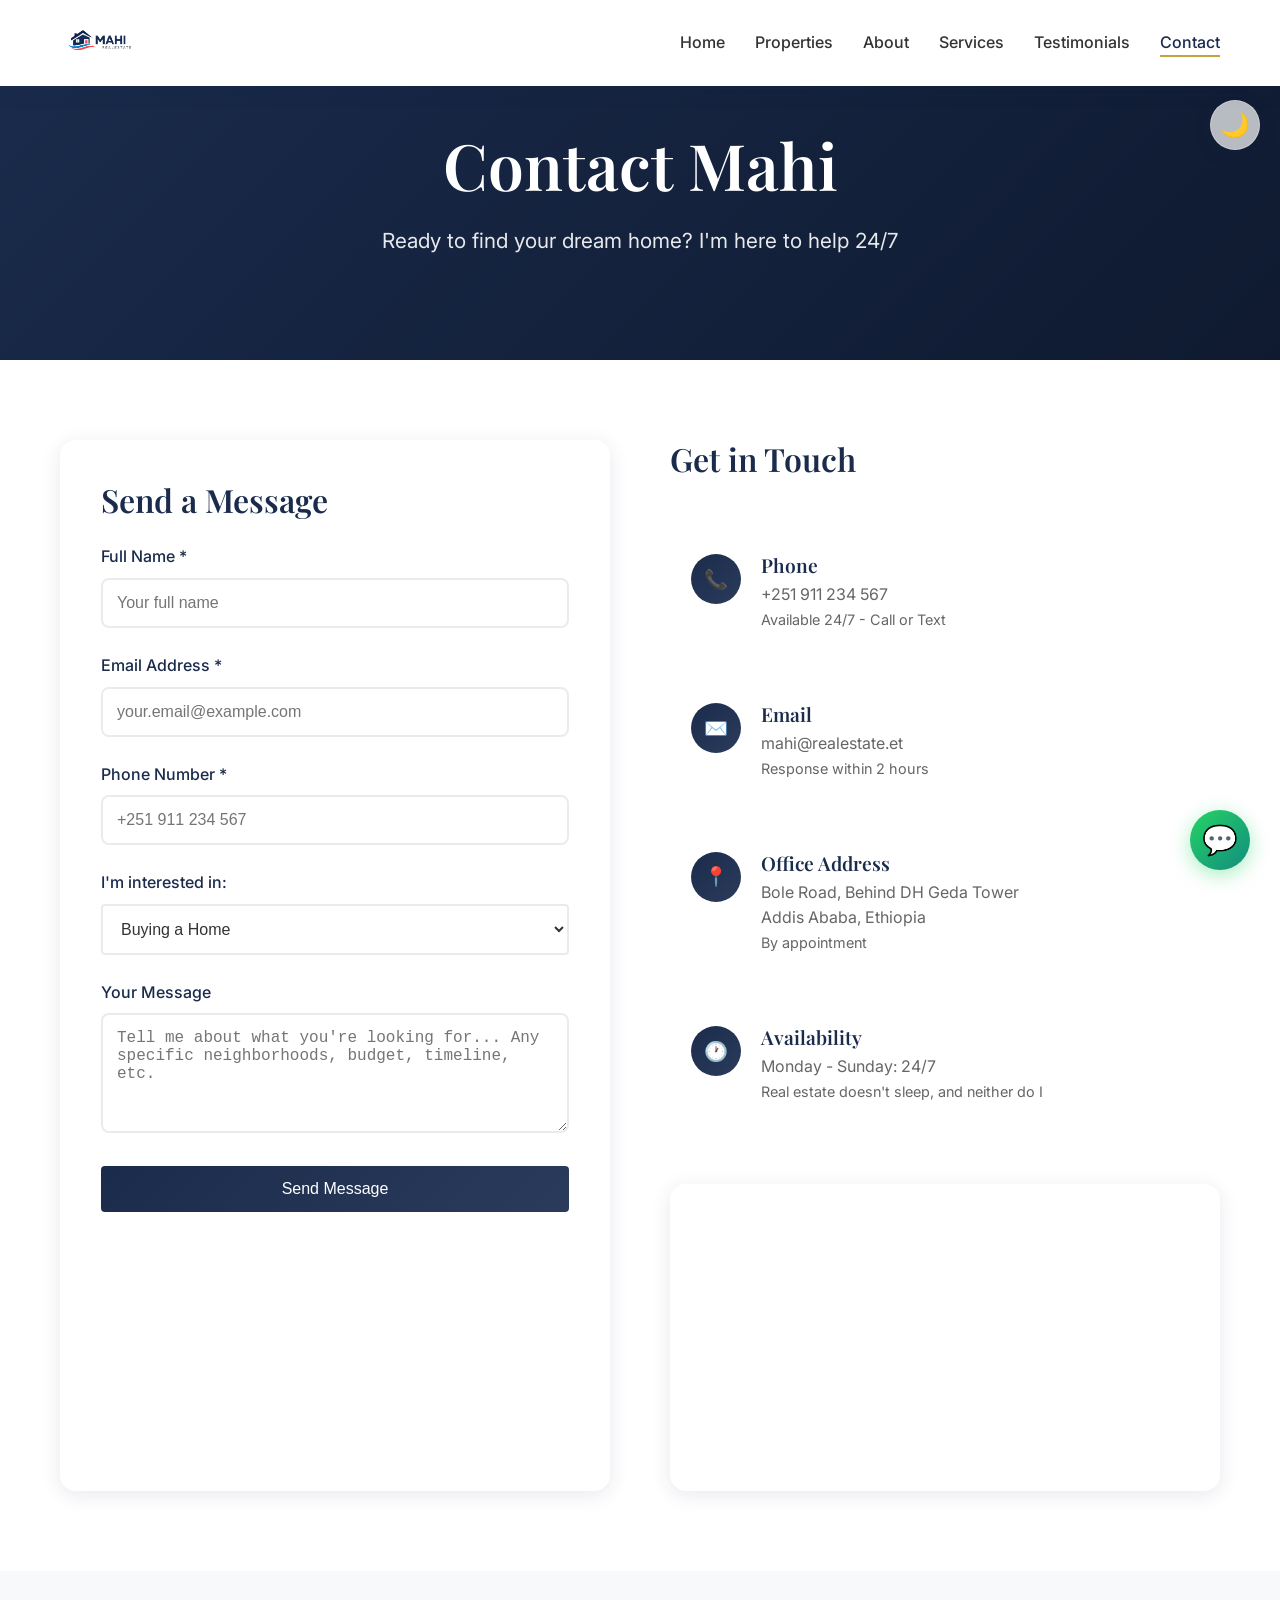
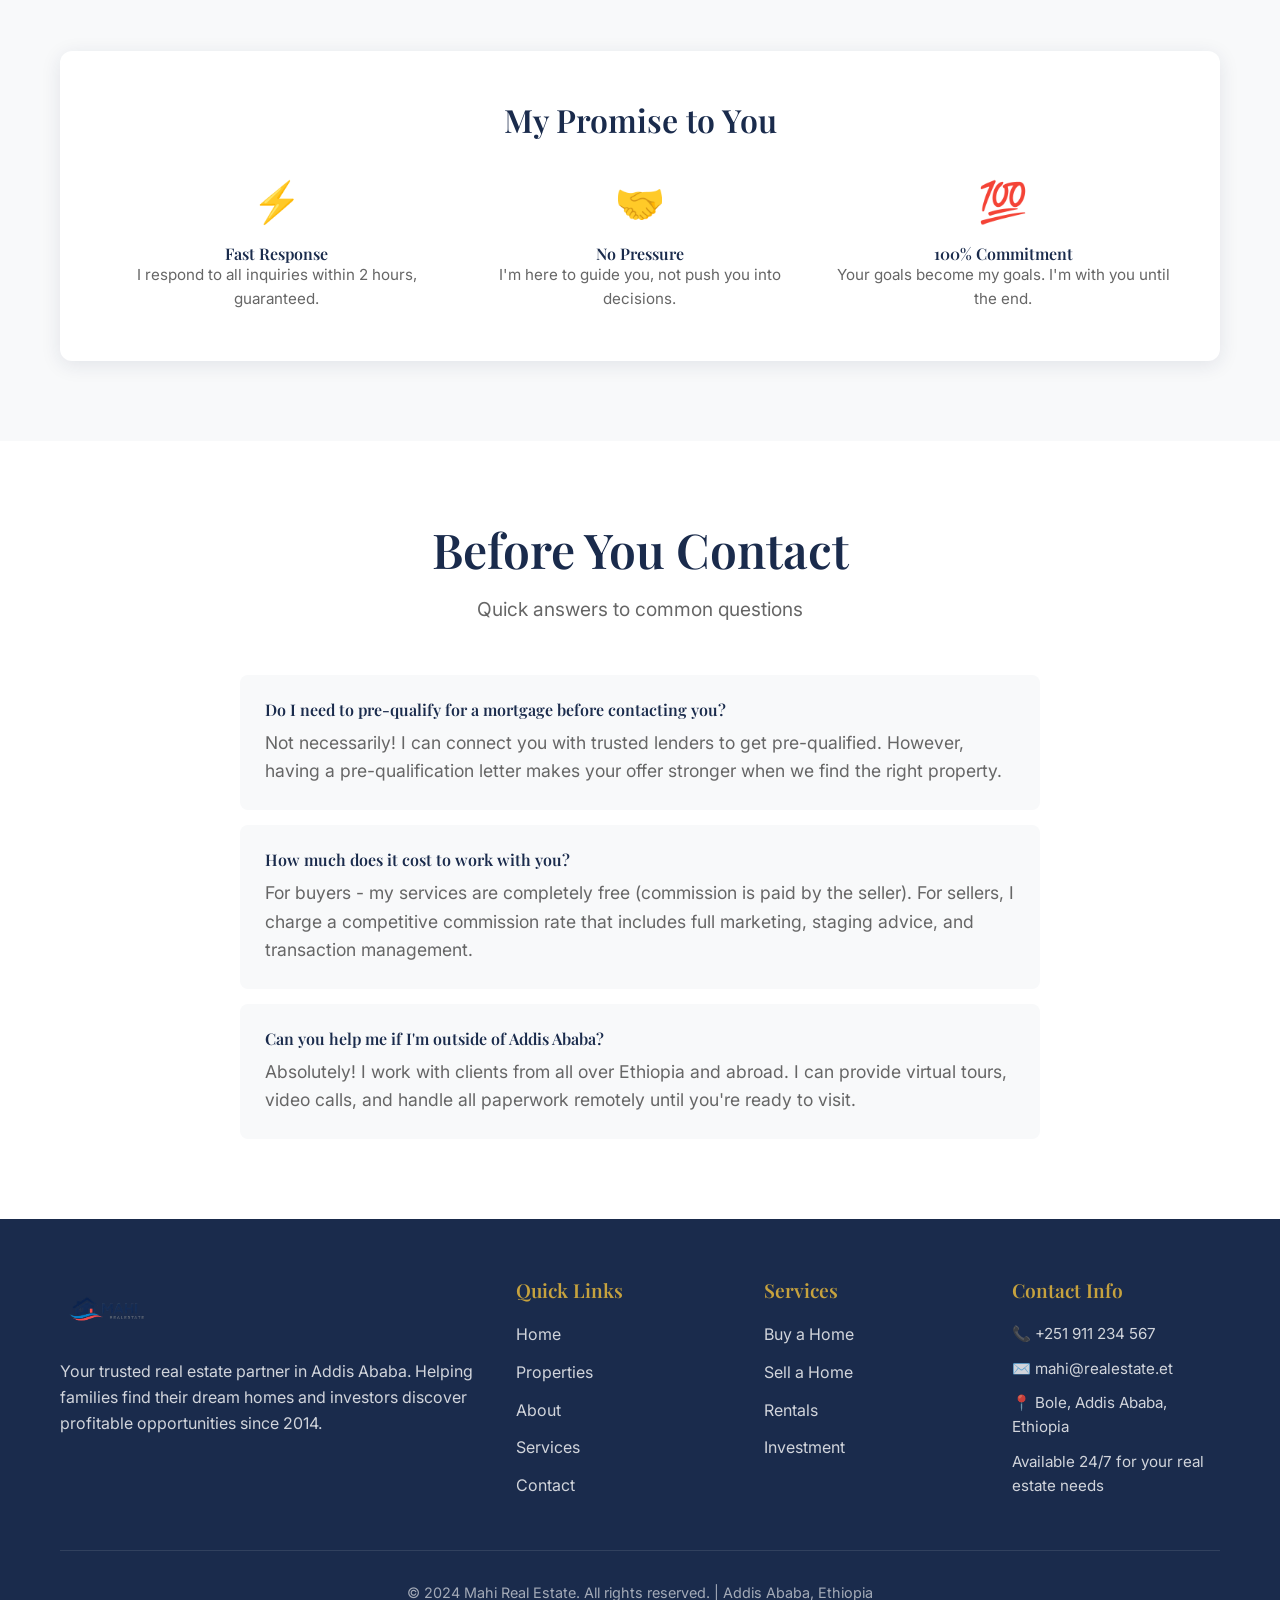
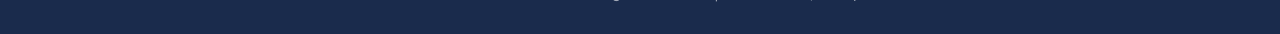
<file: contact.html>
<!DOCTYPE html>
<html lang="en">
<head>
    <meta charset="UTF-8">
    <meta name="viewport" content="width=device-width, initial-scale=1.0">
    <title>Contact Mahi Real Estate - Addis Ababa</title>
    <link rel="stylesheet" href="styles.css">
</head>
<body>
    <!-- Page Transition Overlay -->
    <div class="page-transition-overlay" id="pageTransition"></div>

    <!-- Theme Toggle -->
    <button class="theme-toggle" id="themeToggle" aria-label="Toggle dark mode">
        <span class="moon">🌙</span>
        <span class="sun">☀️</span>
    </button>

    <!-- Navigation -->
    <nav class="navbar">
        <div class="container">
            <a href="index.html" class="logo-link"><img src="image.png" alt="Mahi Real Estate Logo" class="logo-img"></a>
            <ul class="nav-links" id="navLinks">
                <li><a href="index.html">Home</a></li>
                <li><a href="listings.html">Properties</a></li>
                <li><a href="about.html">About</a></li>
                <li><a href="services.html">Services</a></li>
                <li><a href="testimonials.html">Testimonials</a></li>
                <li><a href="contact.html" class="active">Contact</a></li>
            </ul>
            <button class="mobile-menu-btn" id="mobileMenuBtn">
                <span></span>
                <span></span>
                <span></span>
            </button>
        </div>
    </nav>

    <!-- Page Header -->
    <section class="hero" style="min-height: 40vh; padding: 120px 0 60px;">
        <div class="container">
            <div class="hero-content" style="max-width: 100%; text-align: center;">
                <h1>Contact Mahi</h1>
                <p>Ready to find your dream home? I'm here to help 24/7</p>
            </div>
        </div>
    </section>

    <!-- Contact Section -->
    <section>
        <div class="container">
            <div class="contact-content">
                <!-- Contact Form -->
                <div class="contact-form">
                    <h3 style="margin-bottom: 25px; color: var(--navy);">Send a Message</h3>
                    <form id="contactForm">
                        <div class="form-group">
                            <label for="name">Full Name *</label>
                            <input type="text" id="name" name="name" required placeholder="Your full name">
                        </div>
                        <div class="form-group">
                            <label for="email">Email Address *</label>
                            <input type="email" id="email" name="email" required placeholder="your.email@example.com">
                        </div>
                        <div class="form-group">
                            <label for="phone">Phone Number *</label>
                            <input type="tel" id="phone" name="phone" required placeholder="+251 911 234 567">
                        </div>
                        <div class="form-group">
                            <label for="interest">I'm interested in:</label>
                            <select id="interest" name="interest" style="width: 100%; padding: 14px; border: 2px solid var(--gray); border-radius: 4px; font-size: 1rem; background: var(--white);">
                                <option value="buying">Buying a Home</option>
                                <option value="selling">Selling a Home</option>
                                <option value="renting">Renting</option>
                                <option value="investing">Investment Property</option>
                                <option value="other">Other</option>
                            </select>
                        </div>
                        <div class="form-group">
                            <label for="message">Your Message</label>
                            <textarea id="message" name="message" placeholder="Tell me about what you're looking for... Any specific neighborhoods, budget, timeline, etc."></textarea>
                        </div>
                        <button type="submit" class="btn btn-secondary" style="width: 100%;">Send Message</button>
                    </form>
                    <p id="formStatus" style="margin-top: 20px; text-align: center; display: none;"></p>
                </div>

                <!-- Contact Info -->
                <div class="contact-info">
                    <h3 style="margin-bottom: 25px; color: var(--navy);">Get in Touch</h3>
                    
                    <div class="contact-item">
                        <div class="contact-icon">📞</div>
                        <div class="contact-details">
                            <h4>Phone</h4>
                            <p><a href="tel:+251911234567">+251 911 234 567</a></p>
                            <p style="font-size: 0.9rem; color: var(--text-muted);">Available 24/7 - Call or Text</p>
                        </div>
                    </div>

                    <div class="contact-item">
                        <div class="contact-icon">✉️</div>
                        <div class="contact-details">
                            <h4>Email</h4>
                            <p><a href="mailto:mahi@realestate.et">mahi@realestate.et</a></p>
                            <p style="font-size: 0.9rem; color: var(--text-muted);">Response within 2 hours</p>
                        </div>
                    </div>

                    <div class="contact-item">
                        <div class="contact-icon">📍</div>
                        <div class="contact-details">
                            <h4>Office Address</h4>
                            <p>Bole Road, Behind DH Geda Tower</p>
                            <p>Addis Ababa, Ethiopia</p>
                            <p style="font-size: 0.9rem; color: var(--text-muted);">By appointment</p>
                        </div>
                    </div>

                    <div class="contact-item">
                        <div class="contact-icon">🕐</div>
                        <div class="contact-details">
                            <h4>Availability</h4>
                            <p>Monday - Sunday: 24/7</p>
                            <p style="font-size: 0.9rem; color: var(--text-muted);">Real estate doesn't sleep, and neither do I</p>
                        </div>
                    </div>

                    <!-- Map -->
                    <div class="map-container">
                        <iframe src="https://www.google.com/maps/embed?pb=!1m18!1m12!1m3!1d3940.776123456789!2d38.7742!3d8.9806!2m3!1f0!2f0!3f0!3m2!1i1024!2i768!4f13.1!3m3!1m2!1s0x164b85cef5ab0001%3A0x1234567890abcdef!2sBole%2C%20Addis%20Ababa!5e0!3m2!1sen!2set!4v1234567890000!5m2!1sen!2set" allowfullscreen="" loading="lazy" referrerpolicy="no-referrer-when-downgrade"></iframe>
                    </div>
                </div>
            </div>
        </div>
    </section>

    <!-- Quick Response Promise -->
    <section class="bg-light">
        <div class="container">
            <div style="background: var(--white); padding: 50px; border-radius: 12px; text-align: center; box-shadow: var(--shadow);">
                <h3 style="margin-bottom: 20px;">My Promise to You</h3>
                <div style="display: grid; grid-template-columns: repeat(auto-fit, minmax(200px, 1fr)); gap: 30px; margin-top: 30px;">
                    <div>
                        <div style="font-size: 2.5rem; margin-bottom: 10px;">⚡</div>
                        <h4>Fast Response</h4>
                        <p style="font-size: 0.95rem;">I respond to all inquiries within 2 hours, guaranteed.</p>
                    </div>
                    <div>
                        <div style="font-size: 2.5rem; margin-bottom: 10px;">🤝</div>
                        <h4>No Pressure</h4>
                        <p style="font-size: 0.95rem;">I'm here to guide you, not push you into decisions.</p>
                    </div>
                    <div>
                        <div style="font-size: 2.5rem; margin-bottom: 10px;">💯</div>
                        <h4>100% Commitment</h4>
                        <p style="font-size: 0.95rem;">Your goals become my goals. I'm with you until the end.</p>
                    </div>
                </div>
            </div>
        </div>
    </section>

    <!-- FAQ Section -->
    <section>
        <div class="container">
            <div class="section-header">
                <h2>Before You Contact</h2>
                <p>Quick answers to common questions</p>
            </div>
            <div style="max-width: 800px; margin: 0 auto;">
                <div style="background: var(--gray-light); padding: 25px; margin-bottom: 15px; border-radius: 8px;">
                    <h4 style="margin-bottom: 10px; color: var(--navy);">Do I need to pre-qualify for a mortgage before contacting you?</h4>
                    <p style="margin: 0;">Not necessarily! I can connect you with trusted lenders to get pre-qualified. However, having a pre-qualification letter makes your offer stronger when we find the right property.</p>
                </div>
                <div style="background: var(--gray-light); padding: 25px; margin-bottom: 15px; border-radius: 8px;">
                    <h4 style="margin-bottom: 10px; color: var(--navy);">How much does it cost to work with you?</h4>
                    <p style="margin: 0;">For buyers - my services are completely free (commission is paid by the seller). For sellers, I charge a competitive commission rate that includes full marketing, staging advice, and transaction management.</p>
                </div>
                <div style="background: var(--gray-light); padding: 25px; border-radius: 8px;">
                    <h4 style="margin-bottom: 10px; color: var(--navy);">Can you help me if I'm outside of Addis Ababa?</h4>
                    <p style="margin: 0;">Absolutely! I work with clients from all over Ethiopia and abroad. I can provide virtual tours, video calls, and handle all paperwork remotely until you're ready to visit.</p>
                </div>
            </div>
        </div>
    </section>

    <!-- Footer -->
    <footer class="footer">
        <div class="container">
            <div class="footer-content">
                <div class="footer-brand">
                    <a href="index.html"><img src="image.png" alt="Mahi Real Estate Logo" class="footer-logo-img"></a>
                    <p>Your trusted real estate partner in Addis Ababa. Helping families find their dream homes and investors discover profitable opportunities since 2014.</p>
                </div>
                <div class="footer-nav">
                    <h4>Quick Links</h4>
                    <ul class="footer-links">
                        <li><a href="index.html">Home</a></li>
                        <li><a href="listings.html">Properties</a></li>
                        <li><a href="about.html">About</a></li>
                        <li><a href="services.html">Services</a></li>
                        <li><a href="contact.html">Contact</a></li>
                    </ul>
                </div>
                <div class="footer-nav">
                    <h4>Services</h4>
                    <ul class="footer-links">
                        <li><a href="services.html">Buy a Home</a></li>
                        <li><a href="services.html">Sell a Home</a></li>
                        <li><a href="services.html">Rentals</a></li>
                        <li><a href="services.html">Investment</a></li>
                    </ul>
                </div>
                <div class="footer-contact">
                    <h4>Contact Info</h4>
                    <p>📞 +251 911 234 567</p>
                    <p>✉️ mahi@realestate.et</p>
                    <p>📍 Bole, Addis Ababa, Ethiopia</p>
                    <p>Available 24/7 for your real estate needs</p>
                </div>
            </div>
            <div class="footer-bottom">
                <p>&copy; 2024 Mahi Real Estate. All rights reserved. | Addis Ababa, Ethiopia</p>
            </div>
        </div>
    </footer>

    <!-- Floating WhatsApp Button -->
    <a href="https://wa.me/251911234567" class="whatsapp-float" target="_blank" rel="noopener noreferrer">
        <span>💬</span>
        <span class="whatsapp-tooltip">Chat on WhatsApp</span>
    </a>

    <script>
        // Mobile menu toggle
        const mobileMenuBtn = document.getElementById('mobileMenuBtn');
        const navLinks = document.getElementById('navLinks');
        
        mobileMenuBtn.addEventListener('click', () => {
            navLinks.classList.toggle('active');
        });

        // Dark Mode Toggle
        const themeToggle = document.getElementById('themeToggle');
        const html = document.documentElement;
        
        const savedTheme = localStorage.getItem('theme');
        if (savedTheme) {
            html.setAttribute('data-theme', savedTheme);
        }
        
        themeToggle.addEventListener('click', () => {
            const currentTheme = html.getAttribute('data-theme');
            const newTheme = currentTheme === 'dark' ? 'light' : 'dark';
            html.setAttribute('data-theme', newTheme);
            localStorage.setItem('theme', newTheme);
        });

        // Page Transitions
        const pageTransition = document.getElementById('pageTransition');
        const internalLinks = document.querySelectorAll('a[href^="index"], a[href^="listings"], a[href^="about"], a[href^="services"], a[href^="testimonials"], a[href^="contact"]');

        internalLinks.forEach(link => {
            link.addEventListener('click', (e) => {
                const href = link.getAttribute('href');
                if (href && !href.startsWith('#')) {
                    e.preventDefault();
                    pageTransition.classList.add('active');
                    
                    setTimeout(() => {
                        window.location.href = href;
                    }, 400);
                }
            });
        });

        document.addEventListener('DOMContentLoaded', () => {
            document.body.classList.add('fade-in');
        });

        // Form submission
        const contactForm = document.getElementById('contactForm');
        const formStatus = document.getElementById('formStatus');

        contactForm.addEventListener('submit', (e) => {
            e.preventDefault();
            
            // Get form values
            const name = document.getElementById('name').value;
            const email = document.getElementById('email').value;
            const phone = document.getElementById('phone').value;
            
            // Show success message (in production, this would send to a server)
            formStatus.style.display = 'block';
            formStatus.innerHTML = `<strong style="color: var(--navy);">Thank you, ${name}!</strong><br>Your message has been sent. I'll get back to you within 2 hours.`;
            formStatus.style.background = 'rgba(198, 162, 62, 0.2)';
            formStatus.style.padding = '20px';
            formStatus.style.borderRadius = '8px';
            
            // Reset form
            contactForm.reset();
        });
    </script>
</body>
</html>
</file>
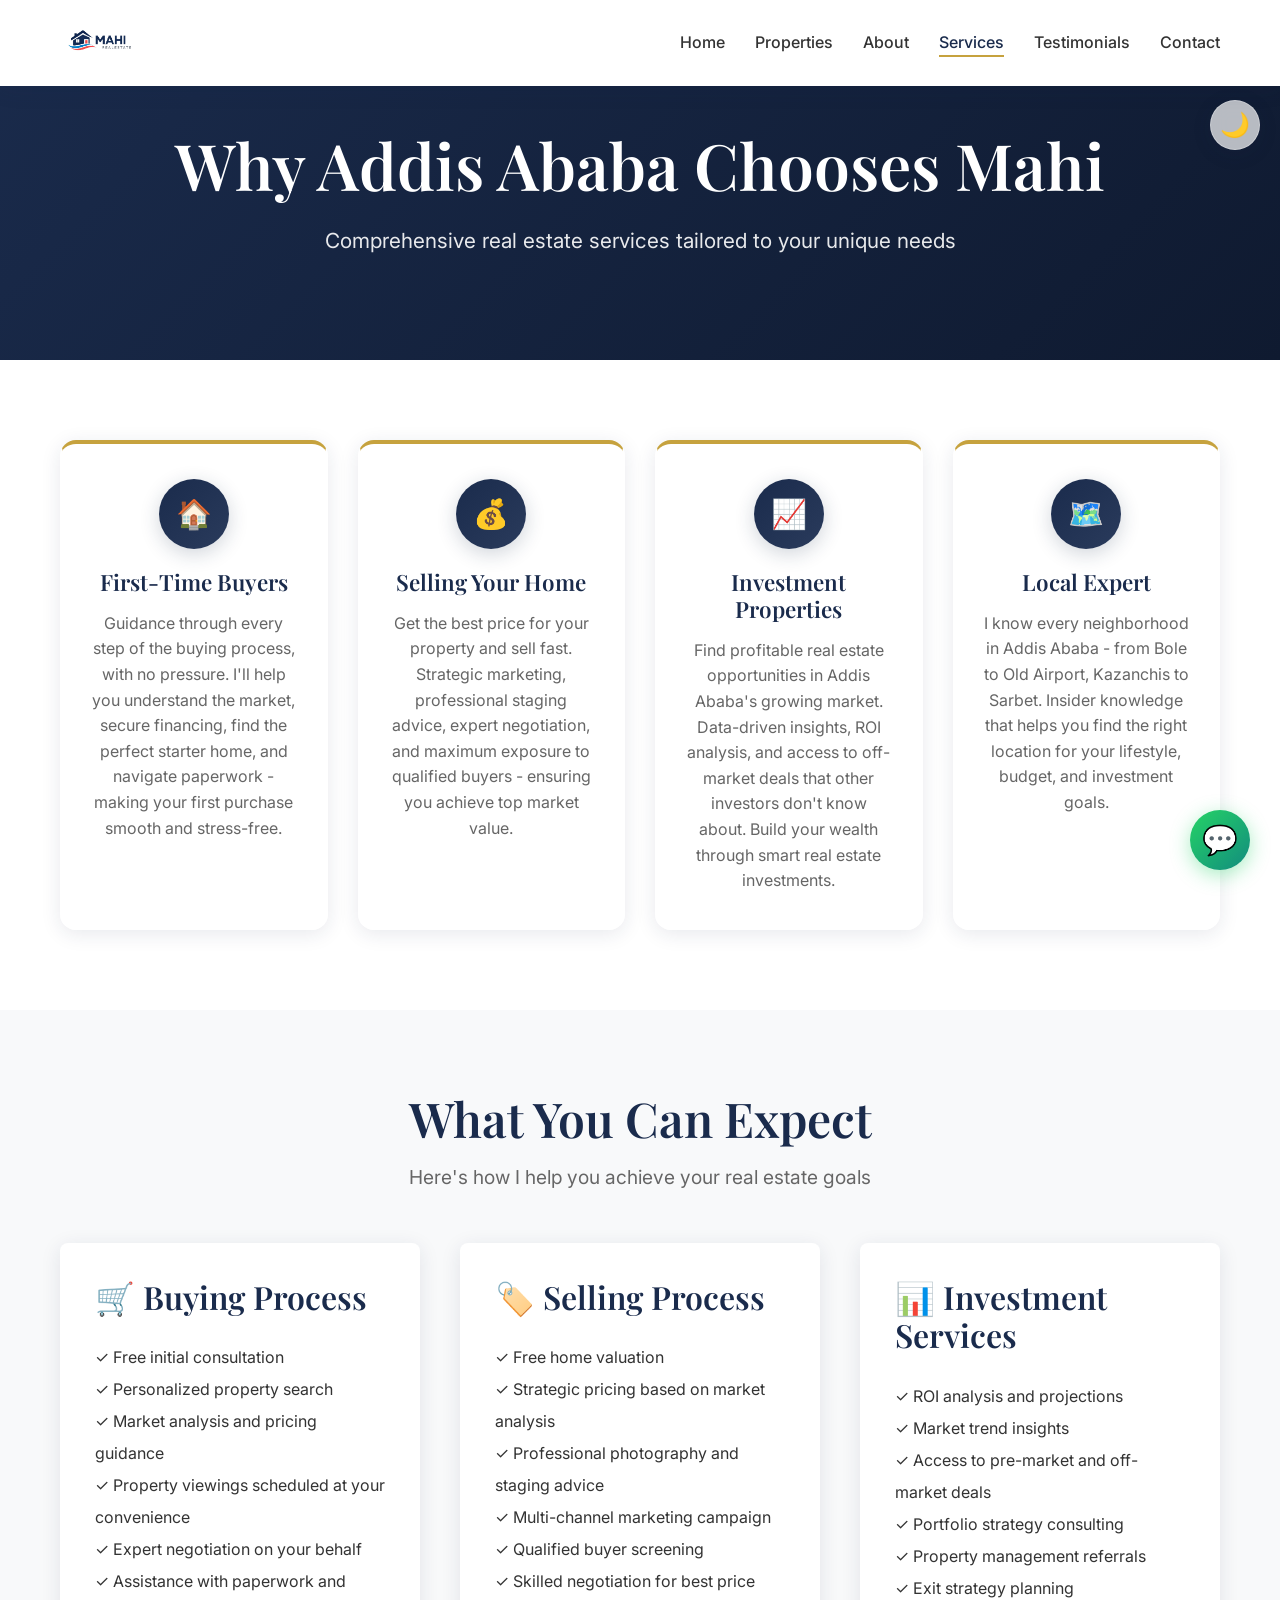
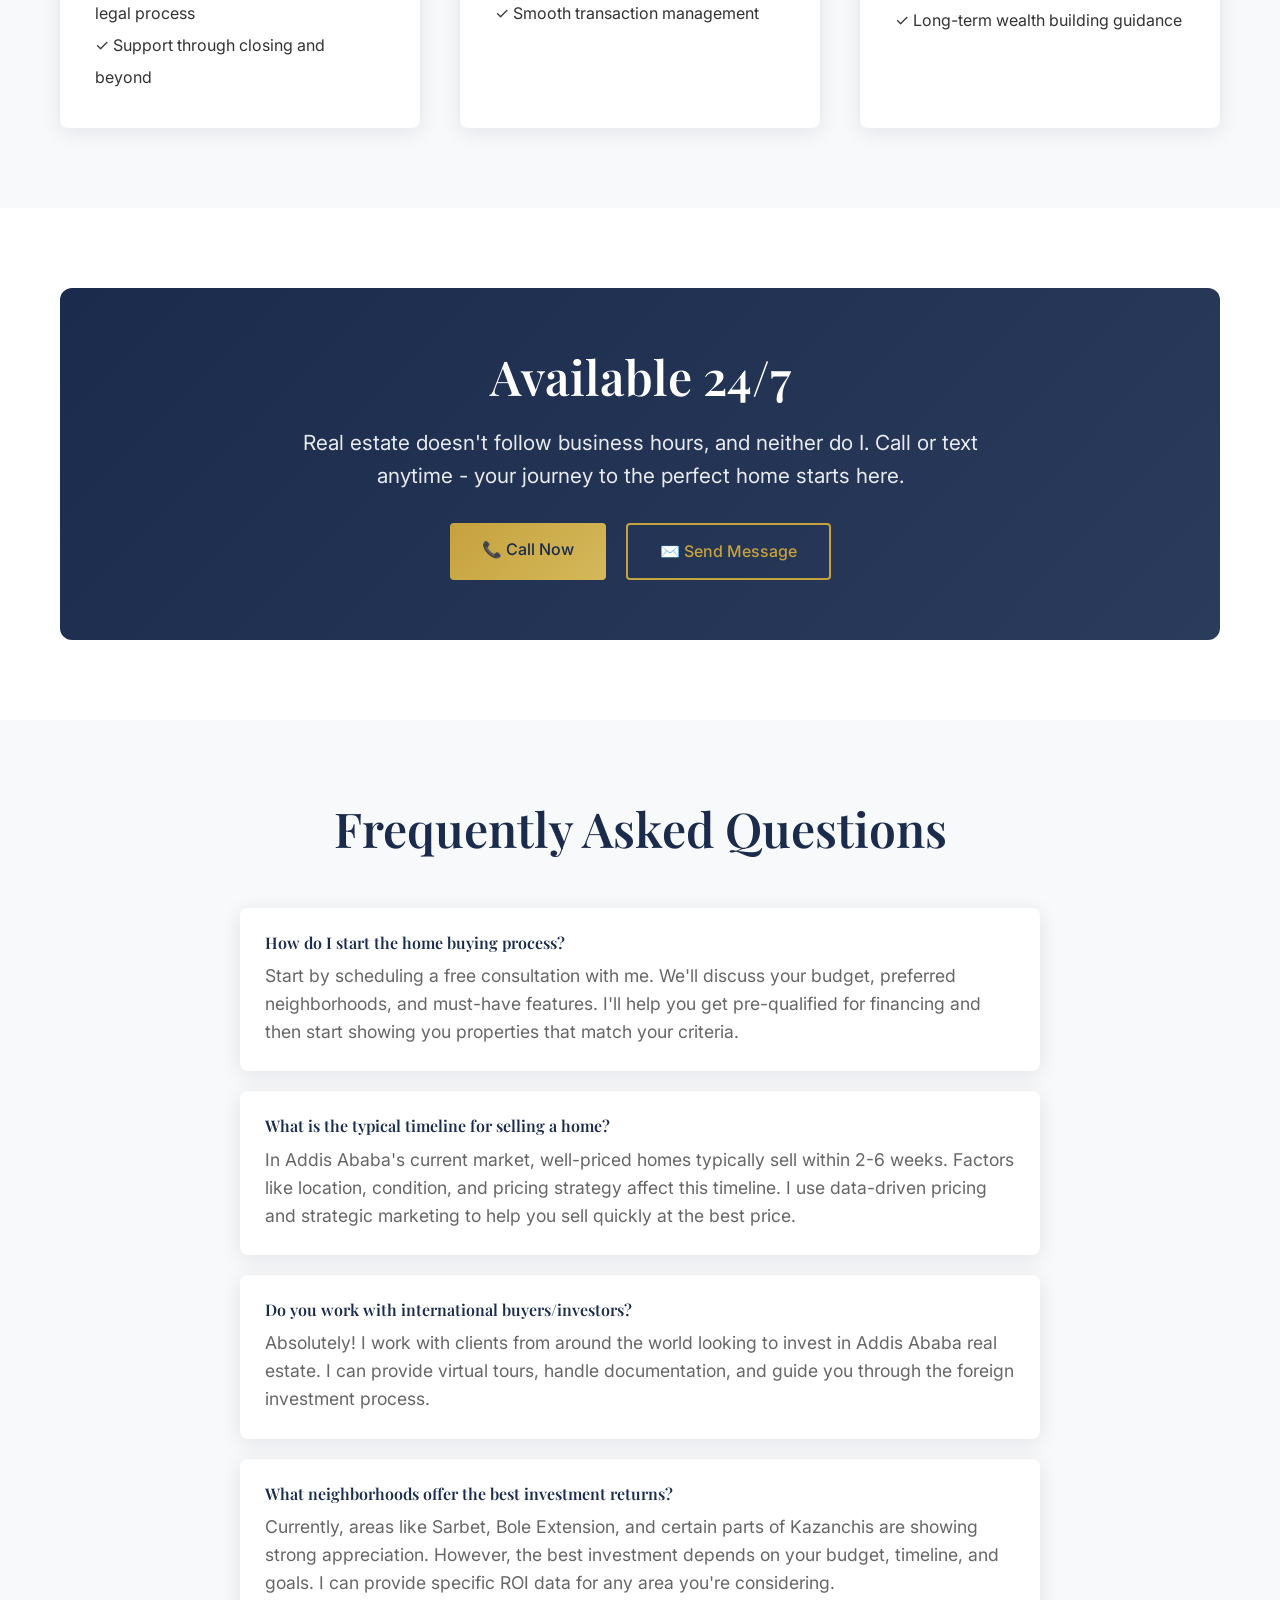
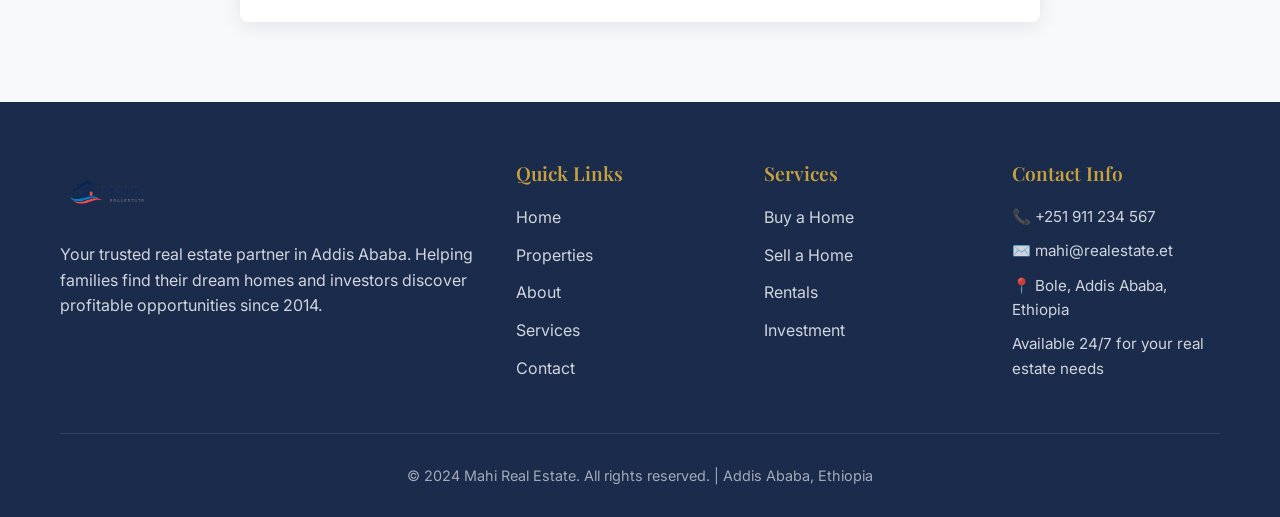
<file: services.html>
<!DOCTYPE html>
<html lang="en">
<head>
    <meta charset="UTF-8">
    <meta name="viewport" content="width=device-width, initial-scale=1.0">
    <title>Services - Why Choose Mahi Real Estate | Addis Ababa</title>
    <link rel="stylesheet" href="styles.css">
</head>
<body>
    <!-- Page Transition Overlay -->
    <div class="page-transition-overlay" id="pageTransition"></div>

    <!-- Theme Toggle -->
    <button class="theme-toggle" id="themeToggle" aria-label="Toggle dark mode">
        <span class="moon">🌙</span>
        <span class="sun">☀️</span>
    </button>

    <!-- Navigation -->
    <nav class="navbar">
        <div class="container">
            <a href="index.html" class="logo-link"><img src="image.png" alt="Mahi Real Estate Logo" class="logo-img"></a>
            <ul class="nav-links" id="navLinks">
                <li><a href="index.html">Home</a></li>
                <li><a href="listings.html">Properties</a></li>
                <li><a href="about.html">About</a></li>
                <li><a href="services.html" class="active">Services</a></li>
                <li><a href="testimonials.html">Testimonials</a></li>
                <li><a href="contact.html">Contact</a></li>
            </ul>
            <button class="mobile-menu-btn" id="mobileMenuBtn">
                <span></span>
                <span></span>
                <span></span>
            </button>
        </div>
    </nav>

    <!-- Page Header -->
    <section class="hero" style="min-height: 40vh; padding: 120px 0 60px;">
        <div class="container">
            <div class="hero-content" style="max-width: 100%; text-align: center;">
                <h1>Why Addis Ababa Chooses Mahi</h1>
                <p>Comprehensive real estate services tailored to your unique needs</p>
            </div>
        </div>
    </section>

    <!-- Services Grid -->
    <section>
        <div class="container">
            <div class="services-grid">
                <div class="service-card">
                    <div class="service-icon">🏠</div>
                    <h3>First-Time Buyers</h3>
                    <p>Guidance through every step of the buying process, with no pressure. I'll help you understand the market, secure financing, find the perfect starter home, and navigate paperwork - making your first purchase smooth and stress-free.</p>
                </div>
                <div class="service-card">
                    <div class="service-icon">💰</div>
                    <h3>Selling Your Home</h3>
                    <p>Get the best price for your property and sell fast. Strategic marketing, professional staging advice, expert negotiation, and maximum exposure to qualified buyers - ensuring you achieve top market value.</p>
                </div>
                <div class="service-card">
                    <div class="service-icon">📈</div>
                    <h3>Investment Properties</h3>
                    <p>Find profitable real estate opportunities in Addis Ababa's growing market. Data-driven insights, ROI analysis, and access to off-market deals that other investors don't know about. Build your wealth through smart real estate investments.</p>
                </div>
                <div class="service-card">
                    <div class="service-icon">🗺️</div>
                    <h3>Local Expert</h3>
                    <p>I know every neighborhood in Addis Ababa - from Bole to Old Airport, Kazanchis to Sarbet. Insider knowledge that helps you find the right location for your lifestyle, budget, and investment goals.</p>
                </div>
            </div>
        </div>
    </section>

    <!-- Service Details -->
    <section class="bg-light">
        <div class="container">
            <div class="section-header">
                <h2>What You Can Expect</h2>
                <p>Here's how I help you achieve your real estate goals</p>
            </div>
            
            <div style="display: grid; grid-template-columns: repeat(auto-fit, minmax(300px, 1fr)); gap: 40px;">
                <!-- Buying Process -->
                <div style="background: var(--white); padding: 35px; border-radius: 8px; box-shadow: var(--shadow);">
                    <h3 style="margin-bottom: 25px; color: var(--navy);">🛒 Buying Process</h3>
                    <ul style="list-style: none; line-height: 2;">
                        <li>✓ Free initial consultation</li>
                        <li>✓ Personalized property search</li>
                        <li>✓ Market analysis and pricing guidance</li>
                        <li>✓ Property viewings scheduled at your convenience</li>
                        <li>✓ Expert negotiation on your behalf</li>
                        <li>✓ Assistance with paperwork and legal process</li>
                        <li>✓ Support through closing and beyond</li>
                    </ul>
                </div>

                <!-- Selling Process -->
                <div style="background: var(--white); padding: 35px; border-radius: 8px; box-shadow: var(--shadow);">
                    <h3 style="margin-bottom: 25px; color: var(--navy);">🏷️ Selling Process</h3>
                    <ul style="list-style: none; line-height: 2;">
                        <li>✓ Free home valuation</li>
                        <li>✓ Strategic pricing based on market analysis</li>
                        <li>✓ Professional photography and staging advice</li>
                        <li>✓ Multi-channel marketing campaign</li>
                        <li>✓ Qualified buyer screening</li>
                        <li>✓ Skilled negotiation for best price</li>
                        <li>✓ Smooth transaction management</li>
                    </ul>
                </div>

                <!-- Investment Services -->
                <div style="background: var(--white); padding: 35px; border-radius: 8px; box-shadow: var(--shadow);">
                    <h3 style="margin-bottom: 25px; color: var(--navy);">📊 Investment Services</h3>
                    <ul style="list-style: none; line-height: 2;">
                        <li>✓ ROI analysis and projections</li>
                        <li>✓ Market trend insights</li>
                        <li>✓ Access to pre-market and off-market deals</li>
                        <li>✓ Portfolio strategy consulting</li>
                        <li>✓ Property management referrals</li>
                        <li>✓ Exit strategy planning</li>
                        <li>✓ Long-term wealth building guidance</li>
                    </ul>
                </div>
            </div>
        </div>
    </section>

    <!-- Availability Section -->
    <section>
        <div class="container">
            <div style="background: linear-gradient(135deg, var(--navy) 0%, var(--navy-light) 100%); padding: 60px; border-radius: 12px; text-align: center; color: var(--white);">
                <h2 style="color: var(--white); margin-bottom: 20px;">Available 24/7</h2>
                <p style="color: rgba(255,255,255,0.9); font-size: 1.3rem; max-width: 700px; margin: 0 auto 30px;">Real estate doesn't follow business hours, and neither do I. Call or text anytime - your journey to the perfect home starts here.</p>
                <div style="display: flex; justify-content: center; gap: 20px; flex-wrap: wrap;">
                    <a href="tel:+251911234567" class="btn btn-primary">📞 Call Now</a>
                    <a href="contact.html" class="btn btn-outline-gold">✉️ Send Message</a>
                </div>
            </div>
        </div>
    </section>

    <!-- FAQ Section -->
    <section class="bg-light">
        <div class="container">
            <div class="section-header">
                <h2>Frequently Asked Questions</h2>
            </div>
            <div style="max-width: 800px; margin: 0 auto;">
                <div style="background: var(--white); padding: 25px; margin-bottom: 20px; border-radius: 8px; box-shadow: var(--shadow);">
                    <h4 style="margin-bottom: 10px; color: var(--navy);">How do I start the home buying process?</h4>
                    <p style="margin: 0;">Start by scheduling a free consultation with me. We'll discuss your budget, preferred neighborhoods, and must-have features. I'll help you get pre-qualified for financing and then start showing you properties that match your criteria.</p>
                </div>
                <div style="background: var(--white); padding: 25px; margin-bottom: 20px; border-radius: 8px; box-shadow: var(--shadow);">
                    <h4 style="margin-bottom: 10px; color: var(--navy);">What is the typical timeline for selling a home?</h4>
                    <p style="margin: 0;">In Addis Ababa's current market, well-priced homes typically sell within 2-6 weeks. Factors like location, condition, and pricing strategy affect this timeline. I use data-driven pricing and strategic marketing to help you sell quickly at the best price.</p>
                </div>
                <div style="background: var(--white); padding: 25px; margin-bottom: 20px; border-radius: 8px; box-shadow: var(--shadow);">
                    <h4 style="margin-bottom: 10px; color: var(--navy);">Do you work with international buyers/investors?</h4>
                    <p style="margin: 0;">Absolutely! I work with clients from around the world looking to invest in Addis Ababa real estate. I can provide virtual tours, handle documentation, and guide you through the foreign investment process.</p>
                </div>
                <div style="background: var(--white); padding: 25px; border-radius: 8px; box-shadow: var(--shadow);">
                    <h4 style="margin-bottom: 10px; color: var(--navy);">What neighborhoods offer the best investment returns?</h4>
                    <p style="margin: 0;">Currently, areas like Sarbet, Bole Extension, and certain parts of Kazanchis are showing strong appreciation. However, the best investment depends on your budget, timeline, and goals. I can provide specific ROI data for any area you're considering.</p>
                </div>
            </div>
        </div>
    </section>

    <!-- Footer -->
    <footer class="footer">
        <div class="container">
            <div class="footer-content">
                <div class="footer-brand">
                    <a href="index.html"><img src="image.png" alt="Mahi Real Estate Logo" class="footer-logo-img"></a>
                    <p>Your trusted real estate partner in Addis Ababa. Helping families find their dream homes and investors discover profitable opportunities since 2014.</p>
                </div>
                <div class="footer-nav">
                    <h4>Quick Links</h4>
                    <ul class="footer-links">
                        <li><a href="index.html">Home</a></li>
                        <li><a href="listings.html">Properties</a></li>
                        <li><a href="about.html">About</a></li>
                        <li><a href="services.html">Services</a></li>
                        <li><a href="contact.html">Contact</a></li>
                    </ul>
                </div>
                <div class="footer-nav">
                    <h4>Services</h4>
                    <ul class="footer-links">
                        <li><a href="services.html">Buy a Home</a></li>
                        <li><a href="services.html">Sell a Home</a></li>
                        <li><a href="services.html">Rentals</a></li>
                        <li><a href="services.html">Investment</a></li>
                    </ul>
                </div>
                <div class="footer-contact">
                    <h4>Contact Info</h4>
                    <p>📞 +251 911 234 567</p>
                    <p>✉️ mahi@realestate.et</p>
                    <p>📍 Bole, Addis Ababa, Ethiopia</p>
                    <p>Available 24/7 for your real estate needs</p>
                </div>
            </div>
            <div class="footer-bottom">
                <p>&copy; 2024 Mahi Real Estate. All rights reserved. | Addis Ababa, Ethiopia</p>
            </div>
        </div>
    </footer>

    <!-- Floating WhatsApp Button -->
    <a href="https://wa.me/251911234567" class="whatsapp-float" target="_blank" rel="noopener noreferrer">
        <span>💬</span>
        <span class="whatsapp-tooltip">Chat on WhatsApp</span>
    </a>

    <script>
        // Mobile menu toggle
        const mobileMenuBtn = document.getElementById('mobileMenuBtn');
        const navLinks = document.getElementById('navLinks');
        
        mobileMenuBtn.addEventListener('click', () => {
            navLinks.classList.toggle('active');
        });

        // Dark Mode Toggle
        const themeToggle = document.getElementById('themeToggle');
        const html = document.documentElement;
        
        const savedTheme = localStorage.getItem('theme');
        if (savedTheme) {
            html.setAttribute('data-theme', savedTheme);
        }
        
        themeToggle.addEventListener('click', () => {
            const currentTheme = html.getAttribute('data-theme');
            const newTheme = currentTheme === 'dark' ? 'light' : 'dark';
            html.setAttribute('data-theme', newTheme);
            localStorage.setItem('theme', newTheme);
        });

        // Page Transitions
        const pageTransition = document.getElementById('pageTransition');
        const internalLinks = document.querySelectorAll('a[href^="index"], a[href^="listings"], a[href^="about"], a[href^="services"], a[href^="testimonials"], a[href^="contact"]');

        internalLinks.forEach(link => {
            link.addEventListener('click', (e) => {
                const href = link.getAttribute('href');
                if (href && !href.startsWith('#')) {
                    e.preventDefault();
                    pageTransition.classList.add('active');
                    
                    setTimeout(() => {
                        window.location.href = href;
                    }, 400);
                }
            });
        });

        document.addEventListener('DOMContentLoaded', () => {
            document.body.classList.add('fade-in');
        });
    </script>
</body>
</html>
</file>
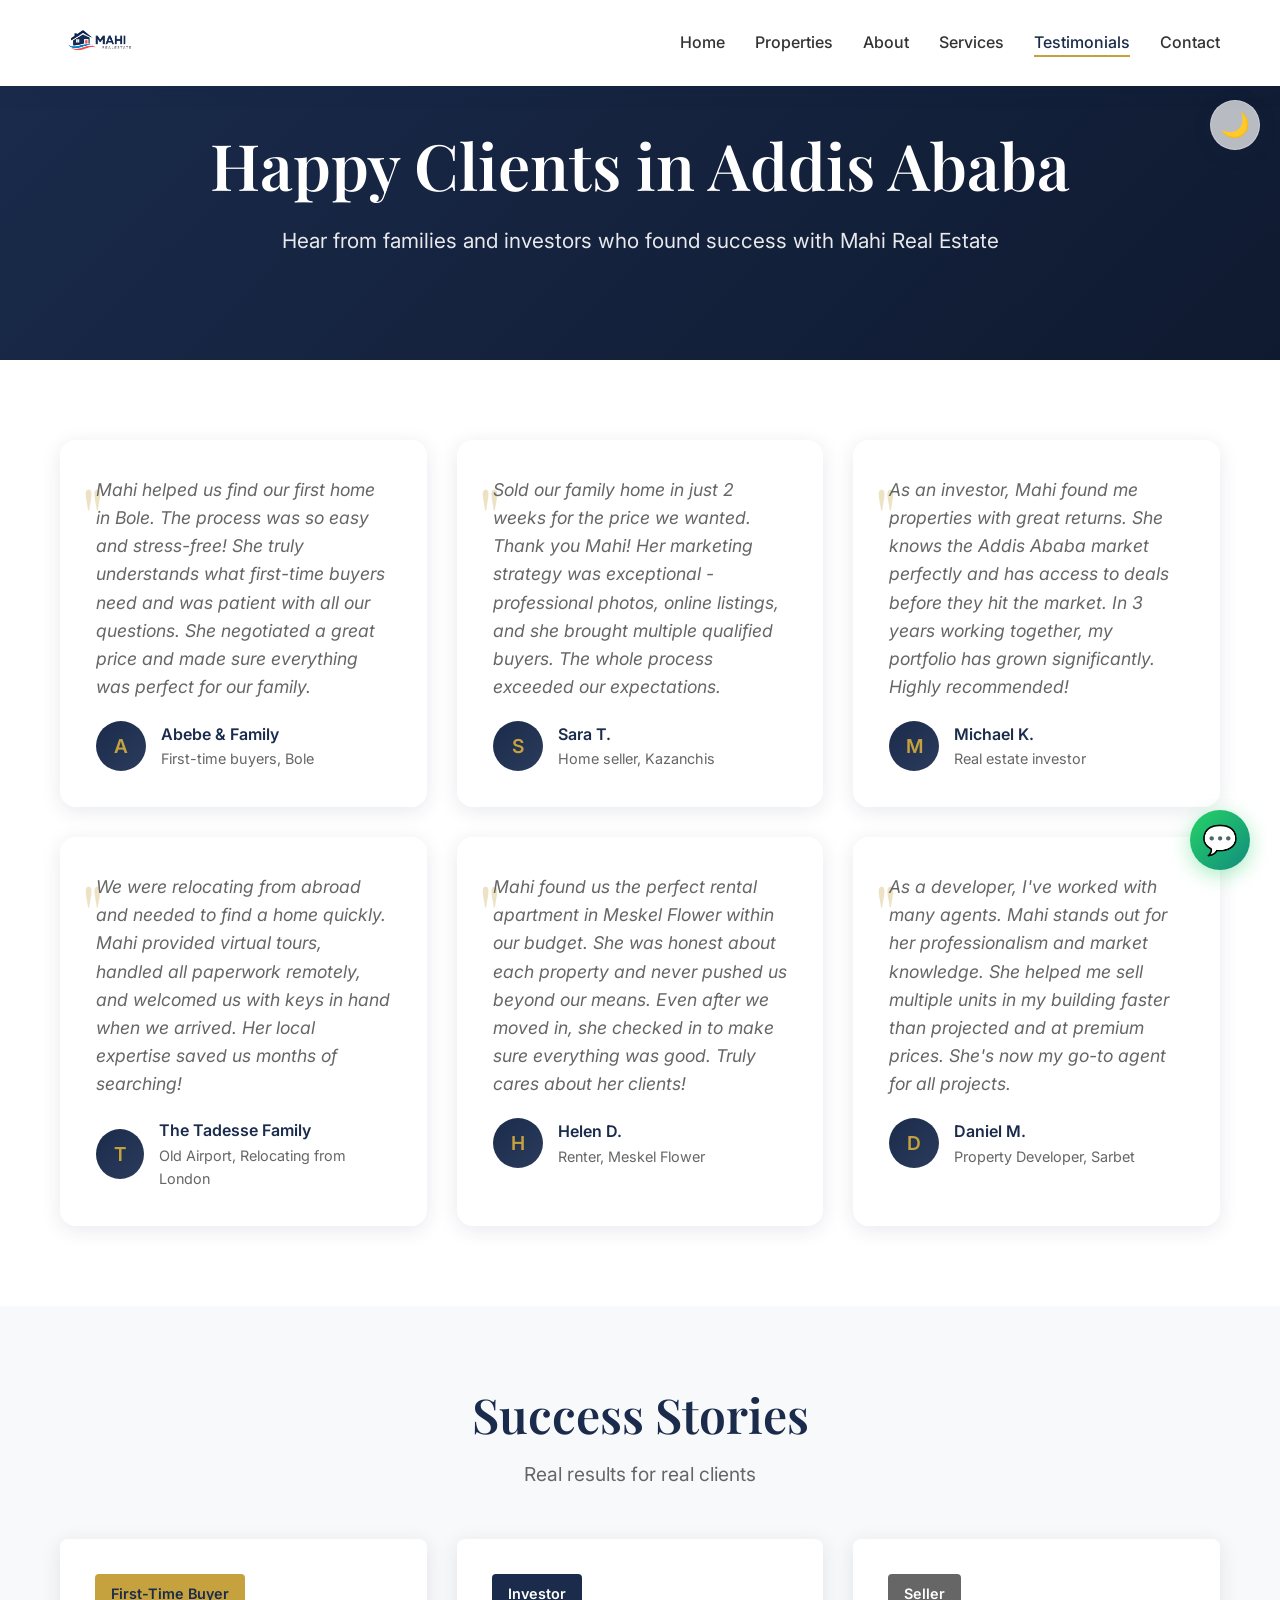
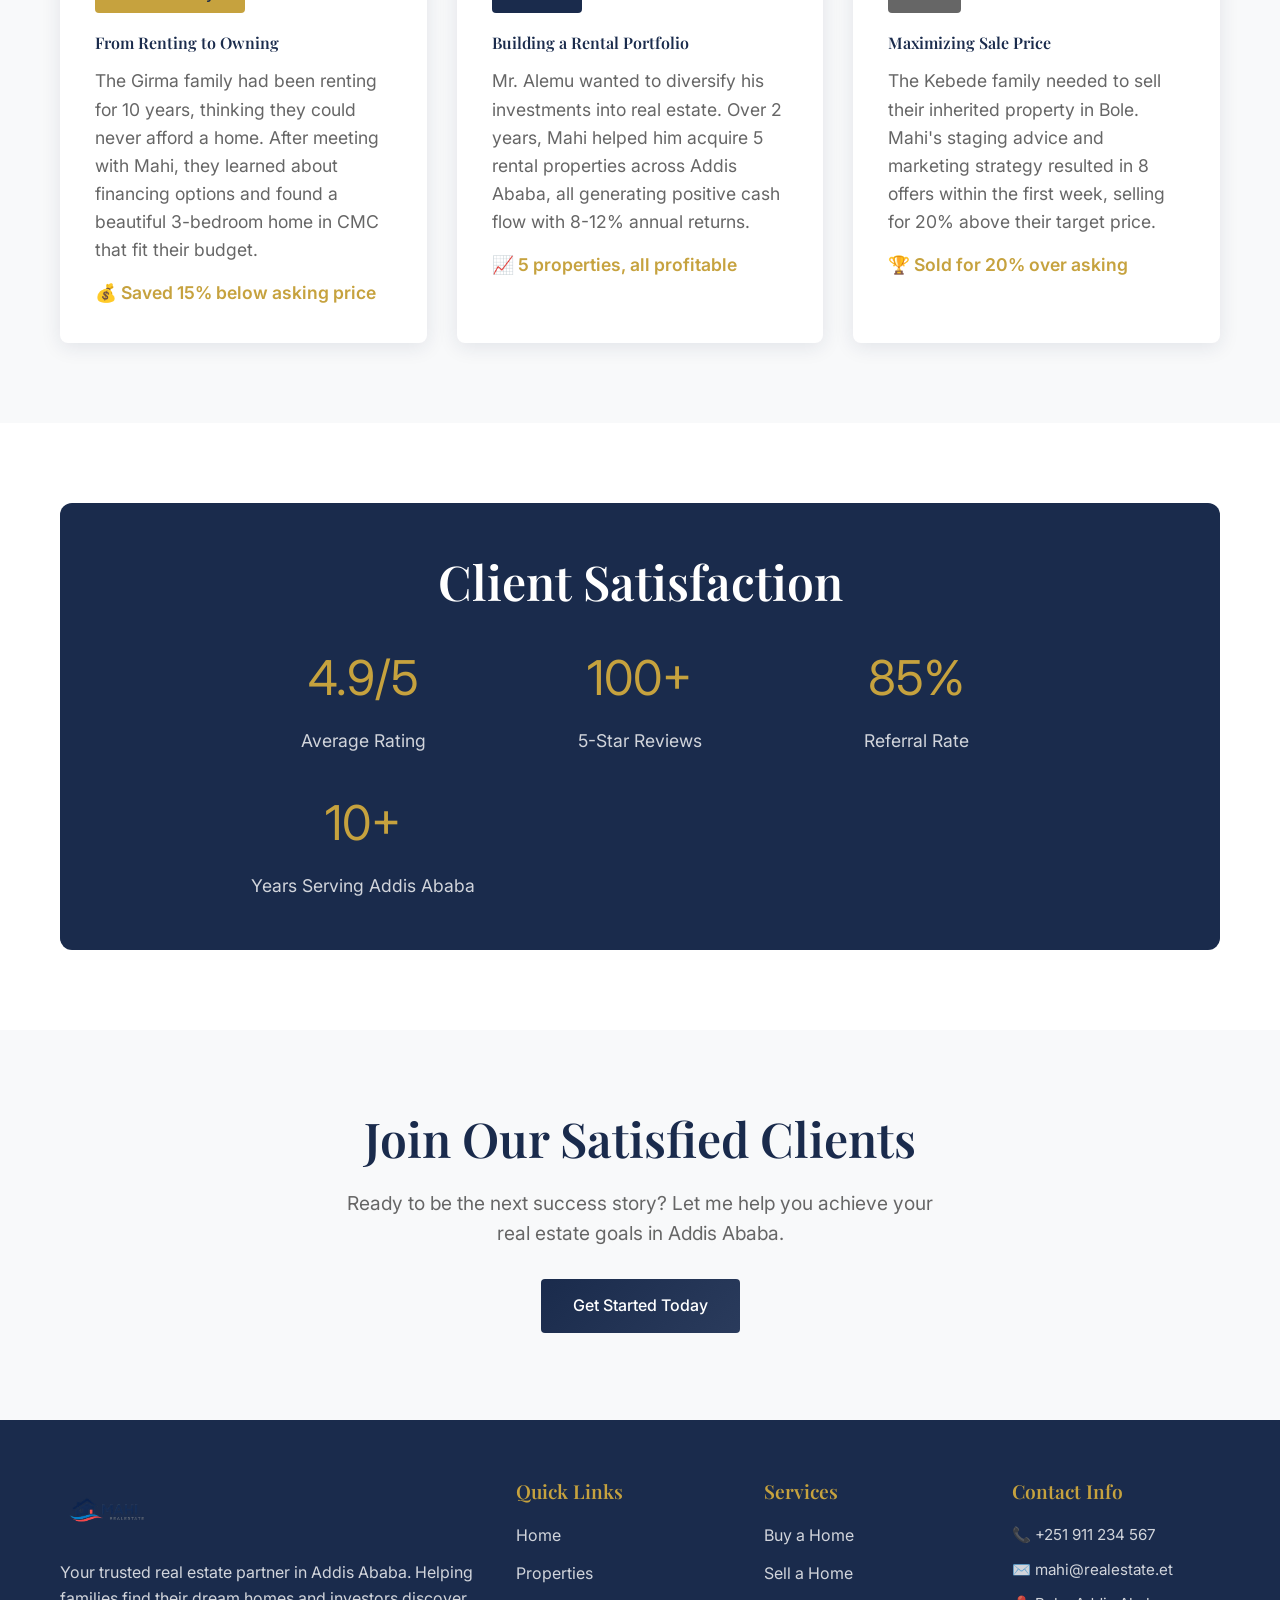
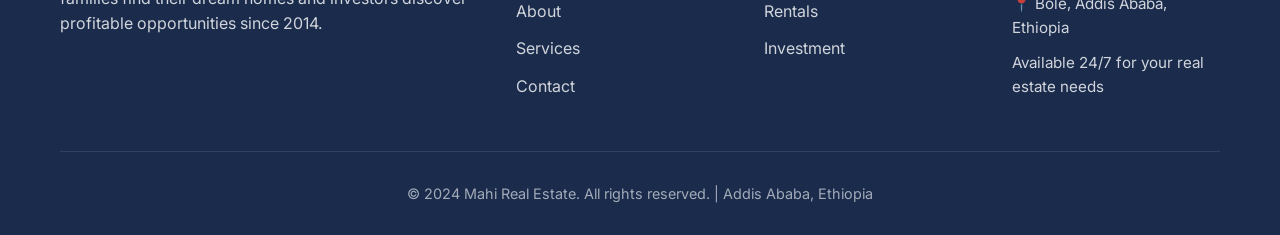
<file: testimonials.html>
<!DOCTYPE html>
<html lang="en">
<head>
    <meta charset="UTF-8">
    <meta name="viewport" content="width=device-width, initial-scale=1.0">
    <title>Testimonials - Happy Clients of Mahi Real Estate</title>
    <link rel="stylesheet" href="styles.css">
</head>
<body>
    <!-- Page Transition Overlay -->
    <div class="page-transition-overlay" id="pageTransition"></div>

    <!-- Theme Toggle -->
    <button class="theme-toggle" id="themeToggle" aria-label="Toggle dark mode">
        <span class="moon">🌙</span>
        <span class="sun">☀️</span>
    </button>

    <!-- Navigation -->
    <nav class="navbar">
        <div class="container">
            <a href="index.html" class="logo-link"><img src="image.png" alt="Mahi Real Estate Logo" class="logo-img"></a>
            <ul class="nav-links" id="navLinks">
                <li><a href="index.html">Home</a></li>
                <li><a href="listings.html">Properties</a></li>
                <li><a href="about.html">About</a></li>
                <li><a href="services.html">Services</a></li>
                <li><a href="testimonials.html" class="active">Testimonials</a></li>
                <li><a href="contact.html">Contact</a></li>
            </ul>
            <button class="mobile-menu-btn" id="mobileMenuBtn">
                <span></span>
                <span></span>
                <span></span>
            </button>
        </div>
    </nav>

    <!-- Page Header -->
    <section class="hero" style="min-height: 40vh; padding: 120px 0 60px;">
        <div class="container">
            <div class="hero-content" style="max-width: 100%; text-align: center;">
                <h1>Happy Clients in Addis Ababa</h1>
                <p>Hear from families and investors who found success with Mahi Real Estate</p>
            </div>
        </div>
    </section>

    <!-- Featured Testimonials -->
    <section>
        <div class="container">
            <div class="testimonials-grid">
                <!-- Testimonial 1 -->
                <div class="testimonial-card">
                    <p class="testimonial-text">Mahi helped us find our first home in Bole. The process was so easy and stress-free! She truly understands what first-time buyers need and was patient with all our questions. She negotiated a great price and made sure everything was perfect for our family.</p>
                    <div class="testimonial-author">
                        <div class="testimonial-avatar">A</div>
                        <div>
                            <div class="testimonial-name">Abebe & Family</div>
                            <div class="testimonial-location">First-time buyers, Bole</div>
                        </div>
                    </div>
                </div>

                <!-- Testimonial 2 -->
                <div class="testimonial-card">
                    <p class="testimonial-text">Sold our family home in just 2 weeks for the price we wanted. Thank you Mahi! Her marketing strategy was exceptional - professional photos, online listings, and she brought multiple qualified buyers. The whole process exceeded our expectations.</p>
                    <div class="testimonial-author">
                        <div class="testimonial-avatar">S</div>
                        <div>
                            <div class="testimonial-name">Sara T.</div>
                            <div class="testimonial-location">Home seller, Kazanchis</div>
                        </div>
                    </div>
                </div>

                <!-- Testimonial 3 -->
                <div class="testimonial-card">
                    <p class="testimonial-text">As an investor, Mahi found me properties with great returns. She knows the Addis Ababa market perfectly and has access to deals before they hit the market. In 3 years working together, my portfolio has grown significantly. Highly recommended!</p>
                    <div class="testimonial-author">
                        <div class="testimonial-avatar">M</div>
                        <div>
                            <div class="testimonial-name">Michael K.</div>
                            <div class="testimonial-location">Real estate investor</div>
                        </div>
                    </div>
                </div>

                <!-- Testimonial 4 -->
                <div class="testimonial-card">
                    <p class="testimonial-text">We were relocating from abroad and needed to find a home quickly. Mahi provided virtual tours, handled all paperwork remotely, and welcomed us with keys in hand when we arrived. Her local expertise saved us months of searching!</p>
                    <div class="testimonial-author">
                        <div class="testimonial-avatar">T</div>
                        <div>
                            <div class="testimonial-name">The Tadesse Family</div>
                            <div class="testimonial-location">Old Airport, Relocating from London</div>
                        </div>
                    </div>
                </div>

                <!-- Testimonial 5 -->
                <div class="testimonial-card">
                    <p class="testimonial-text">Mahi found us the perfect rental apartment in Meskel Flower within our budget. She was honest about each property and never pushed us beyond our means. Even after we moved in, she checked in to make sure everything was good. Truly cares about her clients!</p>
                    <div class="testimonial-author">
                        <div class="testimonial-avatar">H</div>
                        <div>
                            <div class="testimonial-name">Helen D.</div>
                            <div class="testimonial-location">Renter, Meskel Flower</div>
                        </div>
                    </div>
                </div>

                <!-- Testimonial 6 -->
                <div class="testimonial-card">
                    <p class="testimonial-text">As a developer, I've worked with many agents. Mahi stands out for her professionalism and market knowledge. She helped me sell multiple units in my building faster than projected and at premium prices. She's now my go-to agent for all projects.</p>
                    <div class="testimonial-author">
                        <div class="testimonial-avatar">D</div>
                        <div>
                            <div class="testimonial-name">Daniel M.</div>
                            <div class="testimonial-location">Property Developer, Sarbet</div>
                        </div>
                    </div>
                </div>
            </div>
        </div>
    </section>

    <!-- Success Stories -->
    <section class="bg-light">
        <div class="container">
            <div class="section-header">
                <h2>Success Stories</h2>
                <p>Real results for real clients</p>
            </div>
            <div style="display: grid; grid-template-columns: repeat(auto-fit, minmax(300px, 1fr)); gap: 30px;">
                <div style="background: var(--white); padding: 35px; border-radius: 8px; box-shadow: var(--shadow);">
                    <div style="background: var(--gold); color: var(--navy); display: inline-block; padding: 8px 16px; border-radius: 4px; font-weight: 600; font-size: 0.9rem; margin-bottom: 20px;">First-Time Buyer</div>
                    <h4 style="margin-bottom: 15px;">From Renting to Owning</h4>
                    <p style="margin-bottom: 15px;">The Girma family had been renting for 10 years, thinking they could never afford a home. After meeting with Mahi, they learned about financing options and found a beautiful 3-bedroom home in CMC that fit their budget.</p>
                    <p style="margin: 0; color: var(--gold); font-weight: 600;">💰 Saved 15% below asking price</p>
                </div>

                <div style="background: var(--white); padding: 35px; border-radius: 8px; box-shadow: var(--shadow);">
                    <div style="background: var(--navy); color: var(--white); display: inline-block; padding: 8px 16px; border-radius: 4px; font-weight: 600; font-size: 0.9rem; margin-bottom: 20px;">Investor</div>
                    <h4 style="margin-bottom: 15px;">Building a Rental Portfolio</h4>
                    <p style="margin-bottom: 15px;">Mr. Alemu wanted to diversify his investments into real estate. Over 2 years, Mahi helped him acquire 5 rental properties across Addis Ababa, all generating positive cash flow with 8-12% annual returns.</p>
                    <p style="margin: 0; color: var(--gold); font-weight: 600;">📈 5 properties, all profitable</p>
                </div>

                <div style="background: var(--white); padding: 35px; border-radius: 8px; box-shadow: var(--shadow);">
                    <div style="background: var(--text-muted); color: var(--white); display: inline-block; padding: 8px 16px; border-radius: 4px; font-weight: 600; font-size: 0.9rem; margin-bottom: 20px;">Seller</div>
                    <h4 style="margin-bottom: 15px;">Maximizing Sale Price</h4>
                    <p style="margin-bottom: 15px;">The Kebede family needed to sell their inherited property in Bole. Mahi's staging advice and marketing strategy resulted in 8 offers within the first week, selling for 20% above their target price.</p>
                    <p style="margin: 0; color: var(--gold); font-weight: 600;">🏆 Sold for 20% over asking</p>
                </div>
            </div>
        </div>
    </section>

    <!-- Rating Stats -->
    <section>
        <div class="container">
            <div style="background: var(--navy); padding: 50px; border-radius: 12px; text-align: center; color: var(--white);">
                <h2 style="color: var(--white); margin-bottom: 30px;">Client Satisfaction</h2>
                <div style="display: grid; grid-template-columns: repeat(auto-fit, minmax(200px, 1fr)); gap: 30px; max-width: 800px; margin: 0 auto;">
                    <div>
                        <div style="font-size: 3rem; color: var(--gold); margin-bottom: 10px;">4.9/5</div>
                        <p style="margin: 0; color: rgba(255,255,255,0.8);">Average Rating</p>
                    </div>
                    <div>
                        <div style="font-size: 3rem; color: var(--gold); margin-bottom: 10px;">100+</div>
                        <p style="margin: 0; color: rgba(255,255,255,0.8);">5-Star Reviews</p>
                    </div>
                    <div>
                        <div style="font-size: 3rem; color: var(--gold); margin-bottom: 10px;">85%</div>
                        <p style="margin: 0; color: rgba(255,255,255,0.8);">Referral Rate</p>
                    </div>
                    <div>
                        <div style="font-size: 3rem; color: var(--gold); margin-bottom: 10px;">10+</div>
                        <p style="margin: 0; color: rgba(255,255,255,0.8);">Years Serving Addis Ababa</p>
                    </div>
                </div>
            </div>
        </div>
    </section>

    <!-- CTA Section -->
    <section class="bg-light">
        <div class="container text-center">
            <h2 style="margin-bottom: 20px;">Join Our Satisfied Clients</h2>
            <p style="font-size: 1.2rem; max-width: 600px; margin: 0 auto 30px;">Ready to be the next success story? Let me help you achieve your real estate goals in Addis Ababa.</p>
            <a href="contact.html" class="btn btn-secondary">Get Started Today</a>
        </div>
    </section>

    <!-- Footer -->
    <footer class="footer">
        <div class="container">
            <div class="footer-content">
                <div class="footer-brand">
                    <a href="index.html"><img src="image.png" alt="Mahi Real Estate Logo" class="footer-logo-img"></a>
                    <p>Your trusted real estate partner in Addis Ababa. Helping families find their dream homes and investors discover profitable opportunities since 2014.</p>
                </div>
                <div class="footer-nav">
                    <h4>Quick Links</h4>
                    <ul class="footer-links">
                        <li><a href="index.html">Home</a></li>
                        <li><a href="listings.html">Properties</a></li>
                        <li><a href="about.html">About</a></li>
                        <li><a href="services.html">Services</a></li>
                        <li><a href="contact.html">Contact</a></li>
                    </ul>
                </div>
                <div class="footer-nav">
                    <h4>Services</h4>
                    <ul class="footer-links">
                        <li><a href="services.html">Buy a Home</a></li>
                        <li><a href="services.html">Sell a Home</a></li>
                        <li><a href="services.html">Rentals</a></li>
                        <li><a href="services.html">Investment</a></li>
                    </ul>
                </div>
                <div class="footer-contact">
                    <h4>Contact Info</h4>
                    <p>📞 +251 911 234 567</p>
                    <p>✉️ mahi@realestate.et</p>
                    <p>📍 Bole, Addis Ababa, Ethiopia</p>
                    <p>Available 24/7 for your real estate needs</p>
                </div>
            </div>
            <div class="footer-bottom">
                <p>&copy; 2024 Mahi Real Estate. All rights reserved. | Addis Ababa, Ethiopia</p>
            </div>
        </div>
    </footer>

    <!-- Floating WhatsApp Button -->
    <a href="https://wa.me/251911234567" class="whatsapp-float" target="_blank" rel="noopener noreferrer">
        <span>💬</span>
        <span class="whatsapp-tooltip">Chat on WhatsApp</span>
    </a>

    <script>
        // Mobile menu toggle
        const mobileMenuBtn = document.getElementById('mobileMenuBtn');
        const navLinks = document.getElementById('navLinks');
        
        mobileMenuBtn.addEventListener('click', () => {
            navLinks.classList.toggle('active');
        });

        // Dark Mode Toggle
        const themeToggle = document.getElementById('themeToggle');
        const html = document.documentElement;
        
        const savedTheme = localStorage.getItem('theme');
        if (savedTheme) {
            html.setAttribute('data-theme', savedTheme);
        }
        
        themeToggle.addEventListener('click', () => {
            const currentTheme = html.getAttribute('data-theme');
            const newTheme = currentTheme === 'dark' ? 'light' : 'dark';
            html.setAttribute('data-theme', newTheme);
            localStorage.setItem('theme', newTheme);
        });

        // Page Transitions
        const pageTransition = document.getElementById('pageTransition');
        const internalLinks = document.querySelectorAll('a[href^="index"], a[href^="listings"], a[href^="about"], a[href^="services"], a[href^="testimonials"], a[href^="contact"]');

        internalLinks.forEach(link => {
            link.addEventListener('click', (e) => {
                const href = link.getAttribute('href');
                if (href && !href.startsWith('#')) {
                    e.preventDefault();
                    pageTransition.classList.add('active');
                    
                    setTimeout(() => {
                        window.location.href = href;
                    }, 400);
                }
            });
        });

        document.addEventListener('DOMContentLoaded', () => {
            document.body.classList.add('fade-in');
        });
    </script>
</body>
</html>
</file>
<file: styles.css>
/* === MAHI REAL ESTATE - ENHANCED STYLES === */
/* Features: Dark mode, Micro interactions, Animated counters, Glassmorphism, WhatsApp button, Voice search, AI chat, 3D effects, Page transitions, Interactive map */

@import url('https://fonts.googleapis.com/css2?family=Playfair+Display:wght@400;500;600;700&family=Inter:wght@300;400;500;600&display=swap');

/* === CSS VARIABLES === */
:root {
    /* Light Mode Colors */
    --navy: #1A2B4C;
    --navy-light: #2A3B5C;
    --navy-dark: #0F1A30;
    --gold: #C6A23E;
    --gold-light: #D4B85A;
    --gold-dark: #A68A2E;
    --white: #FFFFFF;
    --gray-light: #F8F9FA;
    --gray: #E9ECEF;
    --text-dark: #333333;
    --text-muted: #666666;
    --shadow: 0 4px 20px rgba(26, 43, 76, 0.1);
    --shadow-hover: 0 8px 30px rgba(26, 43, 76, 0.15);
    --glass-bg: rgba(255, 255, 255, 0.7);
    --glass-border: rgba(255, 255, 255, 0.3);
    --transition-speed: 0.3s;
}

/* Dark Mode Variables */
[data-theme="dark"] {
    --navy: #E8EEF5;
    --navy-light: #C5D1E0;
    --navy-dark: #A8B8CC;
    --gold: #D4B85A;
    --gold-light: #E8D68A;
    --gold-dark: #B89A3E;
    --white: #0F172A;
    --gray-light: #1E293B;
    --gray: #334155;
    --text-dark: #F1F5F9;
    --text-muted: #94A3B8;
    --shadow: 0 4px 20px rgba(0, 0, 0, 0.3);
    --shadow-hover: 0 8px 30px rgba(0, 0, 0, 0.4);
    --glass-bg: rgba(30, 41, 59, 0.7);
    --glass-border: rgba(255, 255, 255, 0.1);
}

/* === BASE STYLES === */
* {
    margin: 0;
    padding: 0;
    box-sizing: border-box;
}

html {
    scroll-behavior: smooth;
}

body {
    font-family: 'Inter', sans-serif;
    color: var(--text-dark);
    line-height: 1.6;
    background-color: var(--white);
    transition: background-color var(--transition-speed) ease, color var(--transition-speed) ease;
    overflow-x: hidden;
}

/* === PAGE TRANSITIONS === */
.page-transition-overlay {
    position: fixed;
    top: 0;
    left: 0;
    width: 100%;
    height: 100%;
    background: var(--navy);
    z-index: 9999;
    transform: translateY(-100%);
    transition: transform 0.6s cubic-bezier(0.77, 0, 0.175, 1);
    pointer-events: none;
}

.page-transition-overlay.active {
    transform: translateY(0);
}

.page-transition-overlay.exit {
    transform: translateY(100%);
}

/* Content fade animation */
.fade-in {
    animation: fadeIn 0.6s ease-out;
}

@keyframes fadeIn {
    from { opacity: 0; transform: translateY(20px); }
    to { opacity: 1; transform: translateY(0); }
}

/* === DARK MODE TOGGLE === */
.theme-toggle {
    position: fixed;
    top: 100px;
    right: 20px;
    width: 50px;
    height: 50px;
    background: var(--glass-bg);
    backdrop-filter: blur(10px);
    -webkit-backdrop-filter: blur(10px);
    border: 1px solid var(--glass-border);
    border-radius: 50%;
    cursor: pointer;
    display: flex;
    align-items: center;
    justify-content: center;
    font-size: 1.5rem;
    z-index: 999;
    transition: all 0.3s ease;
    box-shadow: var(--shadow);
}

.theme-toggle:hover {
    transform: scale(1.1) rotate(15deg);
    box-shadow: var(--shadow-hover);
}

.theme-toggle .sun { display: none; }
.theme-toggle .moon { display: block; }

[data-theme="dark"] .theme-toggle .sun { display: block; }
[data-theme="dark"] .theme-toggle .moon { display: none; }

/* === HEADINGS & TEXT === */
h1, h2, h3, h4, h5, h6 {
    font-family: 'Playfair Display', serif;
    font-weight: 600;
    color: var(--navy);
    line-height: 1.2;
    transition: color var(--transition-speed) ease;
}

h1 { font-size: clamp(2.5rem, 5vw, 4rem); }
h2 { font-size: clamp(2rem, 4vw, 3rem); }
h3 { font-size: clamp(1.5rem, 3vw, 2rem); }

p {
    font-size: 1.1rem;
    color: var(--text-muted);
    transition: color var(--transition-speed) ease;
}

a {
    text-decoration: none;
    color: inherit;
    transition: color 0.3s ease;
}

img {
    max-width: 100%;
    height: auto;
    display: block;
}

.container {
    max-width: 1200px;
    margin: 0 auto;
    padding: 0 20px;
}

/* === MICRO INTERACTIONS - BUTTONS === */
.btn {
    display: inline-block;
    padding: 14px 32px;
    font-size: 1rem;
    font-weight: 500;
    border-radius: 4px;
    cursor: pointer;
    transition: all 0.3s cubic-bezier(0.4, 0, 0.2, 1);
    border: none;
    text-align: center;
    position: relative;
    overflow: hidden;
}

.btn::before {
    content: '';
    position: absolute;
    top: 50%;
    left: 50%;
    width: 0;
    height: 0;
    background: rgba(255, 255, 255, 0.3);
    border-radius: 50%;
    transform: translate(-50%, -50%);
    transition: width 0.6s ease, height 0.6s ease;
}

.btn:active::before {
    width: 300px;
    height: 300px;
}

.btn:hover {
    transform: translateY(-3px) scale(1.02);
    box-shadow: 0 10px 25px rgba(198, 162, 62, 0.3);
}

.btn-primary {
    background: linear-gradient(135deg, var(--gold) 0%, var(--gold-light) 100%);
    color: var(--navy);
}

.btn-primary:hover {
    background: linear-gradient(135deg, var(--gold-light) 0%, var(--gold) 100%);
    box-shadow: 0 10px 30px rgba(198, 162, 62, 0.4);
}

.btn-secondary {
    background: linear-gradient(135deg, var(--navy) 0%, var(--navy-light) 100%);
    color: var(--white);
}

.btn-secondary:hover {
    background: linear-gradient(135deg, var(--navy-light) 0%, var(--navy) 100%);
    box-shadow: 0 10px 30px rgba(26, 43, 76, 0.3);
}

.btn-outline {
    background: transparent;
    border: 2px solid var(--navy);
    color: var(--navy);
}

.btn-outline:hover {
    background: var(--navy);
    color: var(--white);
    transform: translateY(-3px) scale(1.02);
}

.btn-outline-gold {
    background: transparent;
    border: 2px solid var(--gold);
    color: var(--gold);
}

.btn-outline-gold:hover {
    background: var(--gold);
    color: var(--navy);
    transform: translateY(-3px) scale(1.02);
}

/* === NAVIGATION === */
.navbar {
    background: var(--glass-bg);
    backdrop-filter: blur(10px);
    -webkit-backdrop-filter: blur(10px);
    border-bottom: 1px solid var(--glass-border);
    box-shadow: var(--shadow);
    position: fixed;
    top: 0;
    left: 0;
    right: 0;
    z-index: 1000;
    padding: 15px 0;
    transition: all var(--transition-speed) ease;
}

.navbar .container {
    display: flex;
    justify-content: space-between;
    align-items: center;
}

.logo {
    font-family: 'Playfair Display', serif;
    font-size: 1.8rem;
    font-weight: 700;
    color: var(--navy);
    transition: color var(--transition-speed) ease;
}

.logo span {
    color: var(--gold);
    transition: color var(--transition-speed) ease;
}

.nav-links {
    display: flex;
    list-style: none;
    gap: 30px;
}

.nav-links a {
    font-weight: 500;
    color: var(--text-dark);
    position: relative;
    padding: 5px 0;
    transition: all 0.3s ease;
}

.nav-links a::after {
    content: '';
    position: absolute;
    bottom: 0;
    left: 0;
    width: 0;
    height: 2px;
    background: var(--gold);
    transition: width 0.3s cubic-bezier(0.4, 0, 0.2, 1);
}

.nav-links a:hover,
.nav-links a.active {
    color: var(--navy);
}

.nav-links a:hover::after,
.nav-links a.active::after {
    width: 100%;
}

.nav-links a:hover {
    transform: translateY(-2px);
}

.mobile-menu-btn {
    display: none;
    background: none;
    border: none;
    cursor: pointer;
    padding: 5px;
    transition: transform 0.3s ease;
}

.mobile-menu-btn:hover {
    transform: scale(1.1);
}

.mobile-menu-btn span {
    display: block;
    width: 25px;
    height: 3px;
    background: var(--navy);
    margin: 5px 0;
    transition: all 0.3s ease;
}

/* === HERO SECTION === */
.hero {
    min-height: 90vh;
    display: flex;
    align-items: center;
    background: linear-gradient(135deg, var(--navy) 0%, var(--navy-dark) 100%);
    color: var(--white);
    padding-top: 80px;
    position: relative;
    overflow: hidden;
}

.hero::before {
    content: '';
    position: absolute;
    top: 0;
    left: 0;
    right: 0;
    bottom: 0;
    background: url('https://images.unsplash.com/photo-1600596542815-ffad4c1539a9?w=1920') center/cover;
    opacity: 0.3;
    animation: heroZoom 20s ease-in-out infinite alternate;
}

@keyframes heroZoom {
    0% { transform: scale(1); }
    100% { transform: scale(1.1); }
}

.hero-content {
    position: relative;
    z-index: 2;
    max-width: 700px;
    animation: slideInLeft 1s ease-out;
}

@keyframes slideInLeft {
    from { opacity: 0; transform: translateX(-50px); }
    to { opacity: 1; transform: translateX(0); }
}

.hero h1 {
    color: var(--white);
    margin-bottom: 20px;
}

.hero p {
    font-size: 1.3rem;
    color: rgba(255, 255, 255, 0.9);
    margin-bottom: 35px;
}

.hero-buttons {
    display: flex;
    gap: 15px;
    flex-wrap: wrap;
}

/* === SECTIONS === */
section {
    padding: 80px 0;
    transition: background-color var(--transition-speed) ease;
}

.section-header {
    text-align: center;
    margin-bottom: 50px;
}

.section-header h2 {
    margin-bottom: 15px;
}

.section-header p {
    max-width: 600px;
    margin: 0 auto;
    font-size: 1.2rem;
}

.bg-light {
    background: var(--gray-light);
}

/* === GLASSMORPHISM CARDS === */
.glass-card {
    background: var(--glass-bg);
    backdrop-filter: blur(10px);
    -webkit-backdrop-filter: blur(10px);
    border: 1px solid var(--glass-border);
    border-radius: 16px;
    box-shadow: 0 8px 32px rgba(0, 0, 0, 0.1);
}

/* === PROPERTY CARDS WITH 3D EFFECTS === */
.property-grid {
    display: grid;
    grid-template-columns: repeat(auto-fit, minmax(320px, 1fr));
    gap: 30px;
    perspective: 1000px;
}

.property-card {
    background: var(--white);
    border-radius: 16px;
    overflow: hidden;
    box-shadow: var(--shadow);
    transition: transform 0.4s cubic-bezier(0.175, 0.885, 0.32, 1.275), box-shadow 0.4s ease;
    transform-style: preserve-3d;
    position: relative;
}

.property-card::after {
    content: '';
    position: absolute;
    top: 0;
    left: 0;
    right: 0;
    bottom: 0;
    background: linear-gradient(135deg, rgba(198, 162, 62, 0.1) 0%, transparent 50%);
    opacity: 0;
    transition: opacity 0.3s ease;
    pointer-events: none;
    border-radius: 16px;
}

.property-card:hover {
    transform: translateY(-10px) rotateX(5deg) rotateY(-5deg);
    box-shadow: 0 20px 40px rgba(26, 43, 76, 0.2);
}

.property-card:hover::after {
    opacity: 1;
}

.property-image {
    position: relative;
    height: 220px;
    overflow: hidden;
}

.property-image img {
    width: 100%;
    height: 100%;
    object-fit: cover;
    transition: transform 0.5s cubic-bezier(0.4, 0, 0.2, 1);
}

.property-card:hover .property-image img {
    transform: scale(1.1);
}

.property-badge {
    position: absolute;
    top: 15px;
    left: 15px;
    background: var(--gold);
    color: var(--navy);
    padding: 8px 16px;
    font-size: 0.85rem;
    font-weight: 600;
    border-radius: 20px;
    box-shadow: 0 4px 15px rgba(198, 162, 62, 0.3);
    transition: transform 0.3s ease;
}

.property-card:hover .property-badge {
    transform: scale(1.05);
}

.property-badge.sold {
    background: var(--text-muted);
    color: var(--white);
}

.property-badge.rent {
    background: var(--navy);
    color: var(--white);
}

.property-info {
    padding: 20px;
    background: var(--white);
}

.property-price {
    font-family: 'Playfair Display', serif;
    font-size: 1.6rem;
    font-weight: 600;
    color: var(--gold);
    margin-bottom: 10px;
    transition: color var(--transition-speed) ease;
}

.property-address {
    color: var(--text-dark);
    font-weight: 500;
    margin-bottom: 15px;
    font-size: 1.1rem;
    transition: color var(--transition-speed) ease;
}

.property-features {
    display: flex;
    gap: 20px;
    padding-top: 15px;
    border-top: 1px solid var(--gray);
}

.property-features span {
    display: flex;
    align-items: center;
    gap: 5px;
    font-size: 0.95rem;
    color: var(--text-muted);
    transition: all 0.3s ease;
}

.property-card:hover .property-features span {
    color: var(--navy);
    transform: translateX(5px);
}

/* === FILTER BUTTONS === */
.filter-buttons {
    display: flex;
    justify-content: center;
    gap: 15px;
    margin-bottom: 40px;
    flex-wrap: wrap;
}

.filter-btn {
    padding: 12px 28px;
    background: var(--white);
    border: 2px solid var(--gray);
    color: var(--text-dark);
    font-weight: 500;
    cursor: pointer;
    border-radius: 30px;
    transition: all 0.3s cubic-bezier(0.4, 0, 0.2, 1);
    position: relative;
    overflow: hidden;
}

.filter-btn::before {
    content: '';
    position: absolute;
    top: 0;
    left: -100%;
    width: 100%;
    height: 100%;
    background: linear-gradient(90deg, transparent, rgba(255,255,255,0.4), transparent);
    transition: left 0.5s ease;
}

.filter-btn:hover::before {
    left: 100%;
}

.filter-btn:hover,
.filter-btn.active {
    background: var(--navy);
    border-color: var(--navy);
    color: var(--white);
    transform: translateY(-2px);
    box-shadow: 0 5px 15px rgba(26, 43, 76, 0.3);
}

/* === SERVICE CARDS WITH MICRO INTERACTIONS === */
.services-grid {
    display: grid;
    grid-template-columns: repeat(auto-fit, minmax(260px, 1fr));
    gap: 30px;
}

.service-card {
    background: var(--glass-bg);
    backdrop-filter: blur(10px);
    -webkit-backdrop-filter: blur(10px);
    border: 1px solid var(--glass-border);
    padding: 35px 30px;
    border-radius: 16px;
    box-shadow: var(--shadow);
    text-align: center;
    transition: all 0.4s cubic-bezier(0.175, 0.885, 0.32, 1.275);
    border-top: 4px solid var(--gold);
    position: relative;
    overflow: hidden;
}

.service-card::before {
    content: '';
    position: absolute;
    top: -50%;
    left: -50%;
    width: 200%;
    height: 200%;
    background: linear-gradient(45deg, transparent, rgba(198, 162, 62, 0.1), transparent);
    transform: rotate(45deg);
    transition: all 0.5s ease;
    opacity: 0;
}

.service-card:hover::before {
    animation: shimmer 1s ease-in-out;
}

@keyframes shimmer {
    0% { transform: translateX(-100%) translateY(-100%) rotate(45deg); opacity: 0; }
    50% { opacity: 1; }
    100% { transform: translateX(100%) translateY(100%) rotate(45deg); opacity: 0; }
}

.service-card:hover {
    transform: translateY(-8px) scale(1.02);
    box-shadow: 0 15px 35px rgba(26, 43, 76, 0.15);
}

.service-icon {
    width: 70px;
    height: 70px;
    background: linear-gradient(135deg, var(--navy) 0%, var(--navy-light) 100%);
    border-radius: 50%;
    display: flex;
    align-items: center;
    justify-content: center;
    margin: 0 auto 20px;
    color: var(--gold);
    font-size: 1.8rem;
    transition: all 0.4s ease;
    box-shadow: 0 5px 20px rgba(26, 43, 76, 0.2);
}

.service-card:hover .service-icon {
    transform: scale(1.1) rotate(10deg);
    box-shadow: 0 8px 25px rgba(198, 162, 62, 0.3);
}

.service-card h3 {
    margin-bottom: 15px;
    font-size: 1.4rem;
}

.service-card p {
    font-size: 1rem;
}

/* === TESTIMONIAL CARDS === */
.testimonials-grid {
    display: grid;
    grid-template-columns: repeat(auto-fit, minmax(320px, 1fr));
    gap: 30px;
}

.testimonial-card {
    background: var(--glass-bg);
    backdrop-filter: blur(10px);
    -webkit-backdrop-filter: blur(10px);
    border: 1px solid var(--glass-border);
    padding: 35px;
    border-radius: 16px;
    box-shadow: var(--shadow);
    position: relative;
    transition: all 0.3s ease;
}

.testimonial-card:hover {
    transform: translateY(-5px);
    box-shadow: 0 15px 35px rgba(26, 43, 76, 0.12);
}

.testimonial-card::before {
    content: '"';
    font-family: 'Playfair Display', serif;
    font-size: 5rem;
    color: var(--gold);
    position: absolute;
    top: 10px;
    left: 20px;
    opacity: 0.3;
}

.testimonial-text {
    font-size: 1.1rem;
    font-style: italic;
    margin-bottom: 20px;
    position: relative;
    z-index: 1;
}

.testimonial-author {
    display: flex;
    align-items: center;
    gap: 15px;
}

.testimonial-avatar {
    width: 50px;
    height: 50px;
    border-radius: 50%;
    background: linear-gradient(135deg, var(--navy) 0%, var(--navy-light) 100%);
    display: flex;
    align-items: center;
    justify-content: center;
    color: var(--gold);
    font-weight: 600;
    font-size: 1.2rem;
    transition: transform 0.3s ease;
}

.testimonial-card:hover .testimonial-avatar {
    transform: scale(1.1);
}

.testimonial-name {
    font-weight: 600;
    color: var(--navy);
}

.testimonial-location {
    font-size: 0.9rem;
    color: var(--text-muted);
}

/* === ANIMATED COUNTERS === */
.stats-grid {
    display: grid;
    grid-template-columns: repeat(4, 1fr);
    gap: 30px;
    margin-top: 40px;
}

.stat-item {
    text-align: center;
    padding: 30px;
    background: var(--glass-bg);
    backdrop-filter: blur(10px);
    -webkit-backdrop-filter: blur(10px);
    border: 1px solid var(--glass-border);
    border-radius: 16px;
    box-shadow: var(--shadow);
    transition: all 0.3s cubic-bezier(0.175, 0.885, 0.32, 1.275);
    position: relative;
    overflow: hidden;
}

.stat-item::after {
    content: '';
    position: absolute;
    bottom: 0;
    left: 0;
    width: 100%;
    height: 4px;
    background: linear-gradient(90deg, var(--gold), var(--gold-light));
    transform: scaleX(0);
    transition: transform 0.3s ease;
    transform-origin: left;
}

.stat-item:hover {
    transform: translateY(-8px);
    box-shadow: 0 15px 35px rgba(26, 43, 76, 0.15);
}

.stat-item:hover::after {
    transform: scaleX(1);
}

.stat-number {
    font-family: 'Playfair Display', serif;
    font-size: 2.8rem;
    font-weight: 700;
    color: var(--gold);
    transition: all 0.3s ease;
}

.stat-item:hover .stat-number {
    transform: scale(1.1);
    text-shadow: 0 5px 15px rgba(198, 162, 62, 0.3);
}

.stat-label {
    color: var(--text-muted);
    font-size: 0.95rem;
    margin-top: 10px;
}

/* === ABOUT SECTION === */
.about-content {
    display: grid;
    grid-template-columns: 1fr 1fr;
    gap: 60px;
    align-items: center;
}

.about-image {
    position: relative;
}

.about-image img {
    border-radius: 16px;
    box-shadow: var(--shadow-hover);
    transition: transform 0.3s ease;
}

.about-image:hover img {
    transform: scale(1.02);
}

.about-image::before {
    content: '';
    position: absolute;
    top: 20px;
    left: 20px;
    right: -20px;
    bottom: -20px;
    border: 3px solid var(--gold);
    border-radius: 16px;
    z-index: -1;
    transition: all 0.3s ease;
}

.about-image:hover::before {
    top: 15px;
    left: 15px;
    right: -15px;
    bottom: -15px;
}

.about-text h2 {
    margin-bottom: 20px;
}

.about-text p {
    margin-bottom: 20px;
    font-size: 1.1rem;
}

/* === CONTACT SECTION === */
.contact-content {
    display: grid;
    grid-template-columns: 1fr 1fr;
    gap: 60px;
}

.contact-form {
    background: var(--glass-bg);
    backdrop-filter: blur(10px);
    -webkit-backdrop-filter: blur(10px);
    border: 1px solid var(--glass-border);
    padding: 40px;
    border-radius: 16px;
    box-shadow: var(--shadow);
    transition: all 0.3s ease;
}

.contact-form:hover {
    box-shadow: var(--shadow-hover);
}

.form-group {
    margin-bottom: 25px;
}

.form-group label {
    display: block;
    margin-bottom: 8px;
    font-weight: 500;
    color: var(--navy);
    transition: color var(--transition-speed) ease;
}

.form-group input,
.form-group textarea,
.form-group select {
    width: 100%;
    padding: 14px;
    border: 2px solid var(--gray);
    border-radius: 8px;
    font-size: 1rem;
    transition: all 0.3s ease;
    background: var(--white);
    color: var(--text-dark);
}

.form-group input:focus,
.form-group textarea:focus,
.form-group select:focus {
    outline: none;
    border-color: var(--gold);
    box-shadow: 0 0 0 4px rgba(198, 162, 62, 0.1);
    transform: translateY(-2px);
}

.form-group textarea {
    min-height: 120px;
    resize: vertical;
}

.contact-info {
    display: flex;
    flex-direction: column;
    gap: 30px;
}

.contact-item {
    display: flex;
    align-items: flex-start;
    gap: 20px;
    padding: 20px;
    background: var(--glass-bg);
    backdrop-filter: blur(10px);
    -webkit-backdrop-filter: blur(10px);
    border: 1px solid var(--glass-border);
    border-radius: 12px;
    transition: all 0.3s ease;
}

.contact-item:hover {
    transform: translateX(10px);
    box-shadow: var(--shadow-hover);
}

.contact-icon {
    width: 50px;
    height: 50px;
    background: linear-gradient(135deg, var(--navy) 0%, var(--navy-light) 100%);
    border-radius: 50%;
    display: flex;
    align-items: center;
    justify-content: center;
    color: var(--gold);
    font-size: 1.2rem;
    flex-shrink: 0;
    transition: all 0.3s ease;
}

.contact-item:hover .contact-icon {
    transform: scale(1.1) rotate(10deg);
    box-shadow: 0 5px 15px rgba(198, 162, 62, 0.3);
}

.contact-details h4 {
    margin-bottom: 5px;
    font-size: 1.2rem;
}

.contact-details p {
    font-size: 1rem;
}

.map-container {
    margin-top: 30px;
    border-radius: 16px;
    overflow: hidden;
    box-shadow: var(--shadow);
}

.map-container iframe {
    width: 100%;
    height: 300px;
    border: none;
}

/* === VOICE SEARCH === */
.voice-search-container {
    display: flex;
    align-items: center;
    gap: 10px;
    background: var(--glass-bg);
    backdrop-filter: blur(10px);
    -webkit-backdrop-filter: blur(10px);
    border: 1px solid var(--glass-border);
    border-radius: 50px;
    padding: 10px 20px;
    margin-bottom: 40px;
    max-width: 600px;
    margin-left: auto;
    margin-right: auto;
    transition: all 0.3s ease;
}

.voice-search-container:focus-within {
    box-shadow: 0 0 0 4px rgba(198, 162, 62, 0.2);
    transform: scale(1.02);
}

.voice-search-input {
    flex: 1;
    border: none;
    background: transparent;
    font-size: 1rem;
    color: var(--text-dark);
    outline: none;
}

.voice-search-btn {
    background: var(--gold);
    border: none;
    width: 40px;
    height: 40px;
    border-radius: 50%;
    cursor: pointer;
    display: flex;
    align-items: center;
    justify-content: center;
    transition: all 0.3s ease;
    color: var(--navy);
    font-size: 1.2rem;
}

.voice-search-btn:hover {
    transform: scale(1.1);
    box-shadow: 0 5px 15px rgba(198, 162, 62, 0.4);
}

.voice-search-btn.listening {
    animation: pulse 1.5s ease-in-out infinite;
    background: var(--navy);
    color: var(--gold);
}

@keyframes pulse {
    0%, 100% { transform: scale(1); box-shadow: 0 0 0 0 rgba(198, 162, 62, 0.7); }
    50% { transform: scale(1.05); box-shadow: 0 0 0 15px rgba(198, 162, 62, 0); }
}

/* === AI CHAT BUBBLE === */
.ai-chat-container {
    position: fixed;
    bottom: 100px;
    right: 20px;
    z-index: 998;
}

.ai-chat-bubble {
    background: var(--glass-bg);
    backdrop-filter: blur(10px);
    -webkit-backdrop-filter: blur(10px);
    border: 1px solid var(--glass-border);
    border-radius: 20px;
    padding: 20px;
    max-width: 300px;
    box-shadow: var(--shadow-hover);
    margin-bottom: 15px;
    position: relative;
    animation: slideInUp 0.5s ease-out;
}

@keyframes slideInUp {
    from { opacity: 0; transform: translateY(20px); }
    to { opacity: 1; transform: translateY(0); }
}

.ai-chat-bubble::after {
    content: '';
    position: absolute;
    bottom: -10px;
    right: 30px;
    width: 0;
    height: 0;
    border-left: 10px solid transparent;
    border-right: 10px solid transparent;
    border-top: 10px solid var(--glass-bg);
}

.ai-chat-header {
    display: flex;
    align-items: center;
    gap: 10px;
    margin-bottom: 10px;
}

.ai-chat-avatar {
    width: 35px;
    height: 35px;
    background: linear-gradient(135deg, var(--gold) 0%, var(--gold-light) 100%);
    border-radius: 50%;
    display: flex;
    align-items: center;
    justify-content: center;
    font-size: 1rem;
}

.ai-chat-name {
    font-weight: 600;
    color: var(--navy);
    font-size: 0.9rem;
}

.ai-chat-text {
    font-size: 0.95rem;
    color: var(--text-dark);
    line-height: 1.5;
}

.ai-chat-close {
    position: absolute;
    top: 10px;
    right: 10px;
    background: none;
    border: none;
    cursor: pointer;
    font-size: 1.2rem;
    color: var(--text-muted);
    transition: color 0.3s ease;
}

.ai-chat-close:hover {
    color: var(--gold);
}

/* === FLOATING WHATSAPP BUTTON === */
.whatsapp-float {
    position: fixed;
    bottom: 30px;
    right: 30px;
    width: 60px;
    height: 60px;
    background: linear-gradient(135deg, #25D366 0%, #128C7E 100%);
    border-radius: 50%;
    display: flex;
    align-items: center;
    justify-content: center;
    color: white;
    font-size: 1.8rem;
    text-decoration: none;
    box-shadow: 0 5px 20px rgba(37, 211, 102, 0.4);
    z-index: 997;
    transition: all 0.3s cubic-bezier(0.175, 0.885, 0.32, 1.275);
    animation: whatsappPulse 2s ease-in-out infinite;
}

@keyframes whatsappPulse {
    0%, 100% { box-shadow: 0 5px 20px rgba(37, 211, 102, 0.4); }
    50% { box-shadow: 0 5px 30px rgba(37, 211, 102, 0.6), 0 0 0 10px rgba(37, 211, 102, 0.1); }
}

.whatsapp-float:hover {
    transform: scale(1.1) rotate(10deg);
    box-shadow: 0 8px 30px rgba(37, 211, 102, 0.5);
}

.whatsapp-tooltip {
    position: absolute;
    right: 70px;
    background: var(--navy);
    color: var(--white);
    padding: 8px 15px;
    border-radius: 8px;
    font-size: 0.85rem;
    white-space: nowrap;
    opacity: 0;
    visibility: hidden;
    transition: all 0.3s ease;
    transform: translateX(10px);
}

.whatsapp-float:hover .whatsapp-tooltip {
    opacity: 1;
    visibility: visible;
    transform: translateX(0);
}

/* === INTERACTIVE MAP === */
.interactive-map {
    position: relative;
    width: 100%;
    height: 400px;
    background: var(--gray-light);
    border-radius: 16px;
    overflow: hidden;
    box-shadow: var(--shadow);
}

.map-pin {
    position: absolute;
    cursor: pointer;
    transition: all 0.3s ease;
}

.map-pin-marker {
    width: 30px;
    height: 30px;
    background: var(--gold);
    border-radius: 50% 50% 50% 0;
    transform: rotate(-45deg);
    display: flex;
    align-items: center;
    justify-content: center;
    box-shadow: 0 4px 15px rgba(198, 162, 62, 0.4);
    transition: all 0.3s ease;
}

.map-pin-marker::after {
    content: '🏠';
    transform: rotate(45deg);
    font-size: 0.8rem;
}

.map-pin:hover .map-pin-marker {
    transform: rotate(-45deg) scale(1.2);
    box-shadow: 0 6px 20px rgba(198, 162, 62, 0.5);
}

.map-pin-tooltip {
    position: absolute;
    bottom: 40px;
    left: 50%;
    transform: translateX(-50%);
    background: var(--navy);
    color: var(--white);
    padding: 8px 15px;
    border-radius: 8px;
    font-size: 0.85rem;
    white-space: nowrap;
    opacity: 0;
    visibility: hidden;
    transition: all 0.3s ease;
    pointer-events: none;
}

.map-pin:hover .map-pin-tooltip {
    opacity: 1;
    visibility: visible;
    bottom: 50px;
}

/* === LOGO STYLES === */
.logo-img {
    height: 55px;
    width: auto;
    object-fit: contain;
    transition: transform var(--transition-speed) ease;
}

.logo-img:hover {
    transform: scale(1.05);
}

.footer-logo-img {
    height: 65px;
    width: auto;
    object-fit: contain;
    margin-bottom: 15px;
}

.logo-link {
    display: flex;
    align-items: center;
    text-decoration: none;
}

/* Dark mode logo adjustments */
[data-theme="dark"] .logo-img,
[data-theme="dark"] .footer-logo-img {
    filter: brightness(1.1);
}

/* === NAVBAR === */
.navbar {
    background: var(--white);
    box-shadow: var(--shadow);
    position: fixed;
    top: 0;
    left: 0;
    right: 0;
    z-index: 1000;
    padding: 15px 0;
    transition: all var(--transition-speed) ease;
}

/* === FOOTER === */
.footer {
    background: var(--navy);
    color: var(--white);
    padding: 60px 0 30px;
    transition: background-color var(--transition-speed) ease;
}

.footer-content {
    display: grid;
    grid-template-columns: 2fr 1fr 1fr 1fr;
    gap: 40px;
    margin-bottom: 40px;
}

.footer-brand .logo {
    color: var(--white);
    margin-bottom: 20px;
}

.footer-brand p {
    color: rgba(255, 255, 255, 0.8);
    font-size: 1rem;
}

.footer h4 {
    color: var(--gold);
    margin-bottom: 20px;
    font-size: 1.2rem;
}

.footer-links {
    list-style: none;
}

.footer-links li {
    margin-bottom: 12px;
}

.footer-links a {
    color: rgba(255, 255, 255, 0.8);
    transition: all 0.3s ease;
    display: inline-block;
}

.footer-links a:hover {
    color: var(--gold);
    transform: translateX(5px);
}

.footer-contact p {
    color: rgba(255, 255, 255, 0.8);
    margin-bottom: 10px;
    font-size: 0.95rem;
}

.footer-bottom {
    border-top: 1px solid rgba(255, 255, 255, 0.1);
    padding-top: 30px;
    text-align: center;
}

.footer-bottom p {
    color: rgba(255, 255, 255, 0.6);
    font-size: 0.9rem;
}

/* === RESPONSIVE === */
@media (max-width: 992px) {
    .about-content,
    .contact-content {
        grid-template-columns: 1fr;
    }
    
    .about-image {
        order: -1;
    }
    
    .footer-content {
        grid-template-columns: 1fr 1fr;
    }
    
    .stats-grid {
        grid-template-columns: repeat(2, 1fr);
    }

    .theme-toggle {
        top: 80px;
        right: 10px;
        width: 45px;
        height: 45px;
        font-size: 1.2rem;
    }
}

@media (max-width: 768px) {
    .nav-links {
        display: none;
        position: absolute;
        top: 100%;
        left: 0;
        right: 0;
        background: var(--glass-bg);
        backdrop-filter: blur(10px);
        flex-direction: column;
        padding: 20px;
        box-shadow: var(--shadow);
        gap: 15px;
    }
    
    .nav-links.active {
        display: flex;
    }
    
    .mobile-menu-btn {
        display: block;
    }
    
    .hero {
        min-height: 80vh;
        text-align: center;
    }
    
    .hero-buttons {
        justify-content: center;
    }
    
    section {
        padding: 60px 0;
    }
    
    .property-grid,
    .services-grid,
    .testimonials-grid {
        grid-template-columns: 1fr;
    }
    
    .stats-grid {
        grid-template-columns: 1fr 1fr;
        gap: 15px;
    }
    
    .stat-item {
        padding: 20px;
    }
    
    .stat-number {
        font-size: 2rem;
    }
    
    .footer-content {
        grid-template-columns: 1fr;
        text-align: center;
    }
    
    .contact-item {
        flex-direction: column;
        text-align: center;
        align-items: center;
    }

    .ai-chat-container {
        bottom: 90px;
        right: 10px;
    }

    .ai-chat-bubble {
        max-width: 250px;
        padding: 15px;
    }

    .whatsapp-float {
        width: 50px;
        height: 50px;
        font-size: 1.5rem;
        right: 15px;
        bottom: 15px;
    }
}

@media (max-width: 480px) {
    .hero h1 {
        font-size: 2rem;
    }
    
    .hero p {
        font-size: 1.1rem;
    }
    
    .btn {
        padding: 12px 24px;
        font-size: 0.95rem;
    }
    
    .stats-grid {
        grid-template-columns: 1fr;
    }

    .property-card:hover {
        transform: translateY(-5px);
    }
}

/* === UTILITY CLASSES === */
.text-center { text-align: center; }
.text-gold { color: var(--gold); }
.text-navy { color: var(--navy); }
.mb-0 { margin-bottom: 0; }
.mb-20 { margin-bottom: 20px; }
.mb-40 { margin-bottom: 40px; }
.mt-20 { margin-top: 20px; }
.mt-40 { margin-top: 40px; }

/* === DARK MODE FOOTER FIXES === */
[data-theme="dark"] .footer {
    background: #0A1428;
    color: #E5E7EB;
}

[data-theme="dark"] .footer-brand .logo {
    color: #E5E7EB;
}

[data-theme="dark"] .footer-brand p {
    color: #E5E7EB;
    opacity: 0.9;
}

[data-theme="dark"] .footer h4 {
    color: #C6A23E;
}

[data-theme="dark"] .footer-links a {
    color: #E5E7EB;
}

[data-theme="dark"] .footer-links a:hover {
    color: #C6A23E;
}

[data-theme="dark"] .footer-contact p {
    color: #E5E7EB;
}

[data-theme="dark"] .footer-bottom {
    border-top-color: rgba(198, 162, 62, 0.2);
}

[data-theme="dark"] .footer-bottom p {
    color: #E5E7EB;
    opacity: 0.7;
}

/* === DARK MODE CTA FIX === */
[data-theme="dark"] section[style*="var(--navy)"] h2[style*="var(--white)"] {
    color: #1A2B4C !important;
}

[data-theme="dark"] section[style*="var(--navy)"] p[style*="rgba(255,255,255"] {
    color: #333333 !important;
}

/* === SCROLL ANIMATIONS === */
.animate-on-scroll {
    opacity: 0;
    transform: translateY(30px);
    transition: all 0.6s ease-out;
}

.animate-on-scroll.visible {
    opacity: 1;
    transform: translateY(0);
}

/* === LOADING ANIMATION === */
.loading-spinner {
    display: inline-block;
    width: 20px;
    height: 20px;
    border: 3px solid var(--gray);
    border-top-color: var(--gold);
    border-radius: 50%;
    animation: spin 1s linear infinite;
}

@keyframes spin {
    to { transform: rotate(360deg); }
}
</file>
